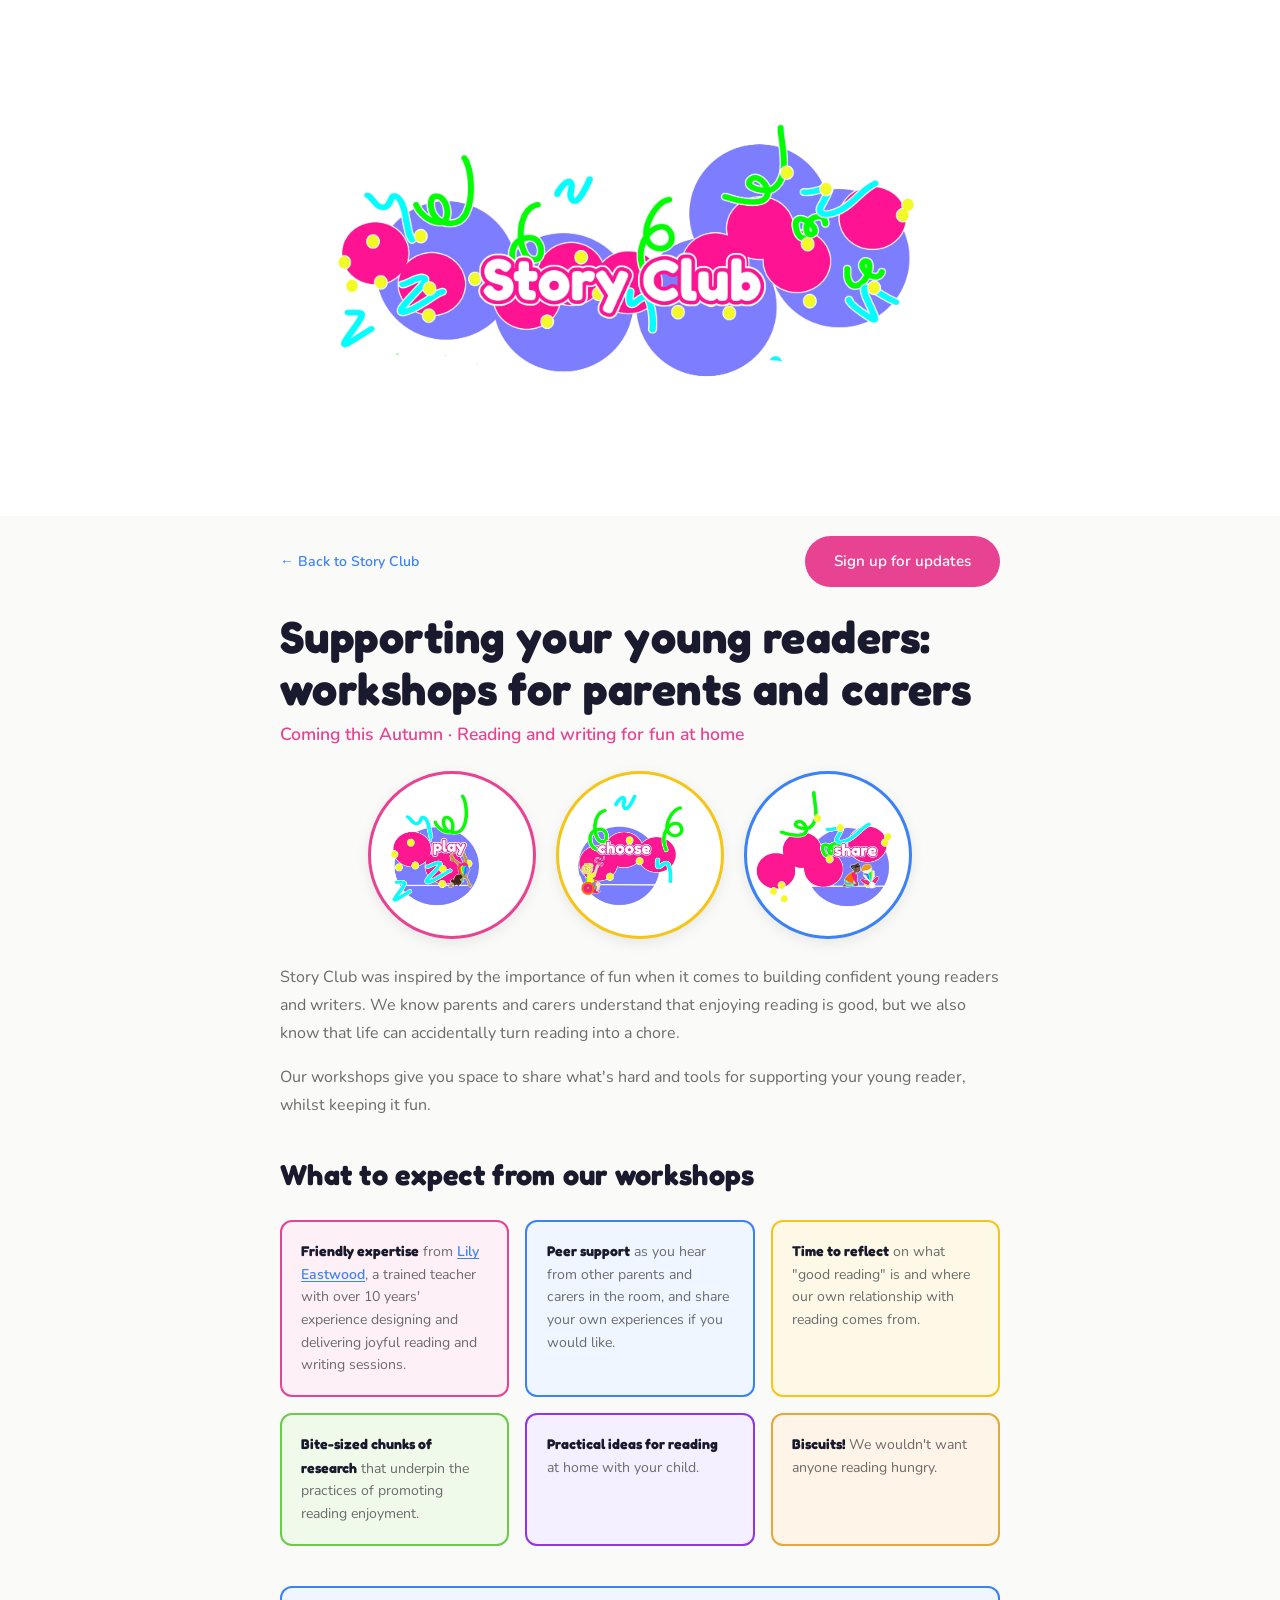
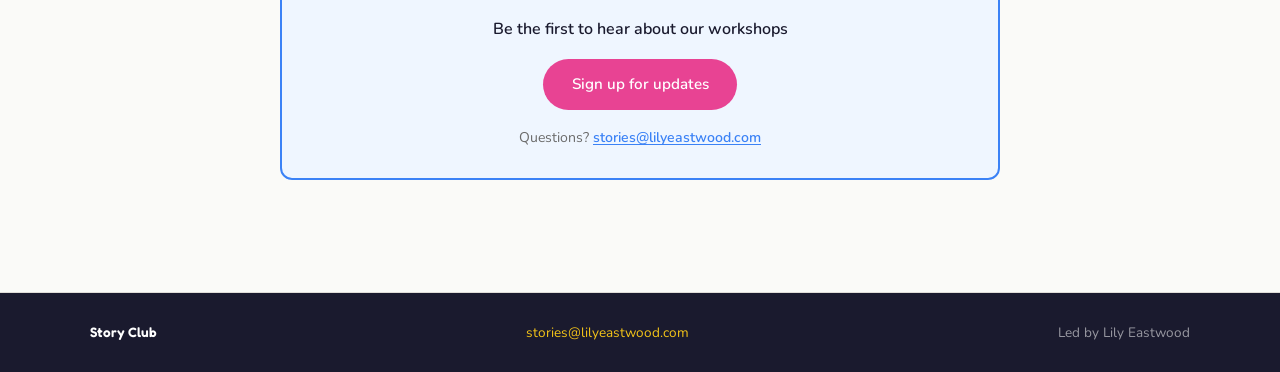
<file: have-fun-reading/index.html>
<!DOCTYPE html>
<html lang="en">
<head>
  <meta charset="UTF-8">
  <meta name="viewport" content="width=device-width, initial-scale=1.0">
  <title>Parent and carer workshops — Story Club</title>
  <meta name="description" content="Workshops for parents and carers supporting primary school readers at home. Coming this Autumn.">
  <link rel="canonical" href="https://lilyeastwood.com/story-club/parent-carer-workshops/">
  <meta http-equiv="refresh" content="0; url=../story-club/parent-carer-workshops/">
  <link rel="preconnect" href="https://fonts.googleapis.com">
  <link rel="preconnect" href="https://fonts.gstatic.com" crossorigin>
  <link href="https://fonts.googleapis.com/css2?family=Fredoka:wght@500;600;700&family=Nunito:ital,wght@0,400;0,500;0,600;0,700;1,400;1,600&display=swap" rel="stylesheet">
  <link rel="stylesheet" href="../css/style.css">
  <script>location.replace('../story-club/parent-carer-workshops/');</script>
</head>
<body class="story-club">
  <main>
    <section class="sc-have-fun">
      <div class="sc-have-fun-inner">
        <p class="sc-have-fun-intro">This page has moved.</p>
        <p><a href="../story-club/parent-carer-workshops/" class="sc-btn sc-btn--purple">Go to parent and carer workshops</a></p>
      </div>
    </section>
  </main>
</body>
</html>
</file>
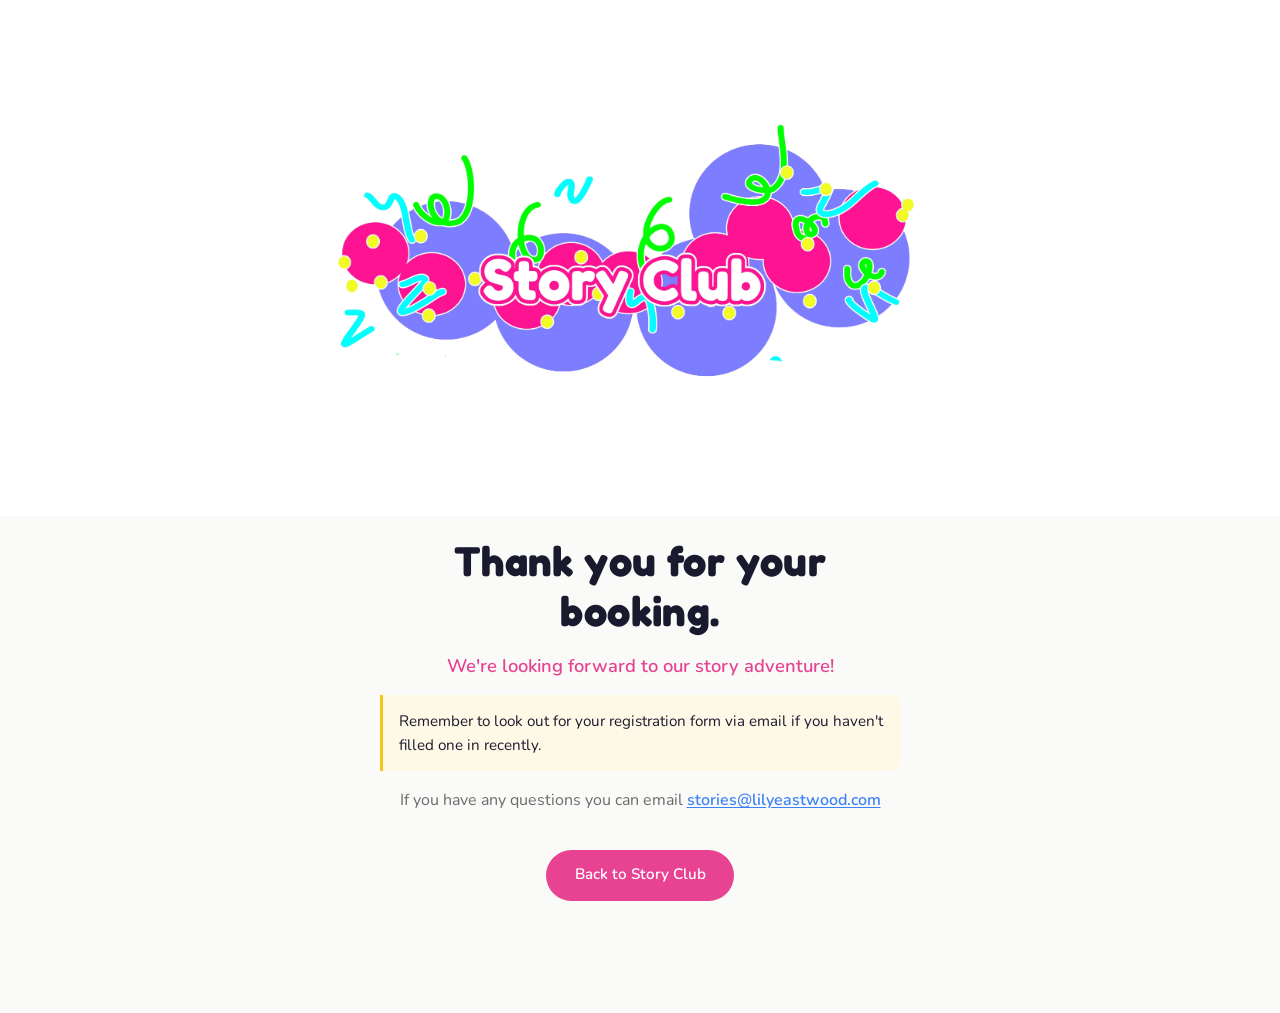
<file: story-club-booking-confirmation/index.html>
<!DOCTYPE html>
<html lang="en">
<head>
  <meta charset="UTF-8">
  <meta name="viewport" content="width=device-width, initial-scale=1.0">
  <title>Booking confirmed — Story Club</title>
  <meta name="robots" content="noindex">
  <link rel="preconnect" href="https://fonts.googleapis.com">
  <link rel="preconnect" href="https://fonts.gstatic.com" crossorigin>
  <link href="https://fonts.googleapis.com/css2?family=Fredoka:wght@500;600;700&family=Nunito:ital,wght@0,400;0,500;0,600;0,700;1,400;1,600&display=swap" rel="stylesheet">
  <link rel="stylesheet" href="../css/style.css">
</head>
<body class="story-club">

  <main>

    <section class="sc-banner">
      <img src="../assets/images/storyclubbanner.jpg" alt="Story Club" width="1403" height="992">
    </section>

    <section class="sc-confirm">
      <div class="sc-confirm-inner">
        <h1>Thank you for your booking.</h1>
        <p class="sc-confirm-lead">We're looking forward to our story adventure!</p>
        <p class="sc-confirm-reminder">Remember to look out for your registration form via email if you haven't filled one in recently.</p>
        <p class="sc-confirm-note">If you have any questions you can email <a href="mailto:stories@lilyeastwood.com">stories@lilyeastwood.com</a></p>
        <a href="../story-club/" class="sc-btn sc-btn--purple">Back to Story Club</a>
      </div>
    </section>

  </main>

</body>
</html>
</file>
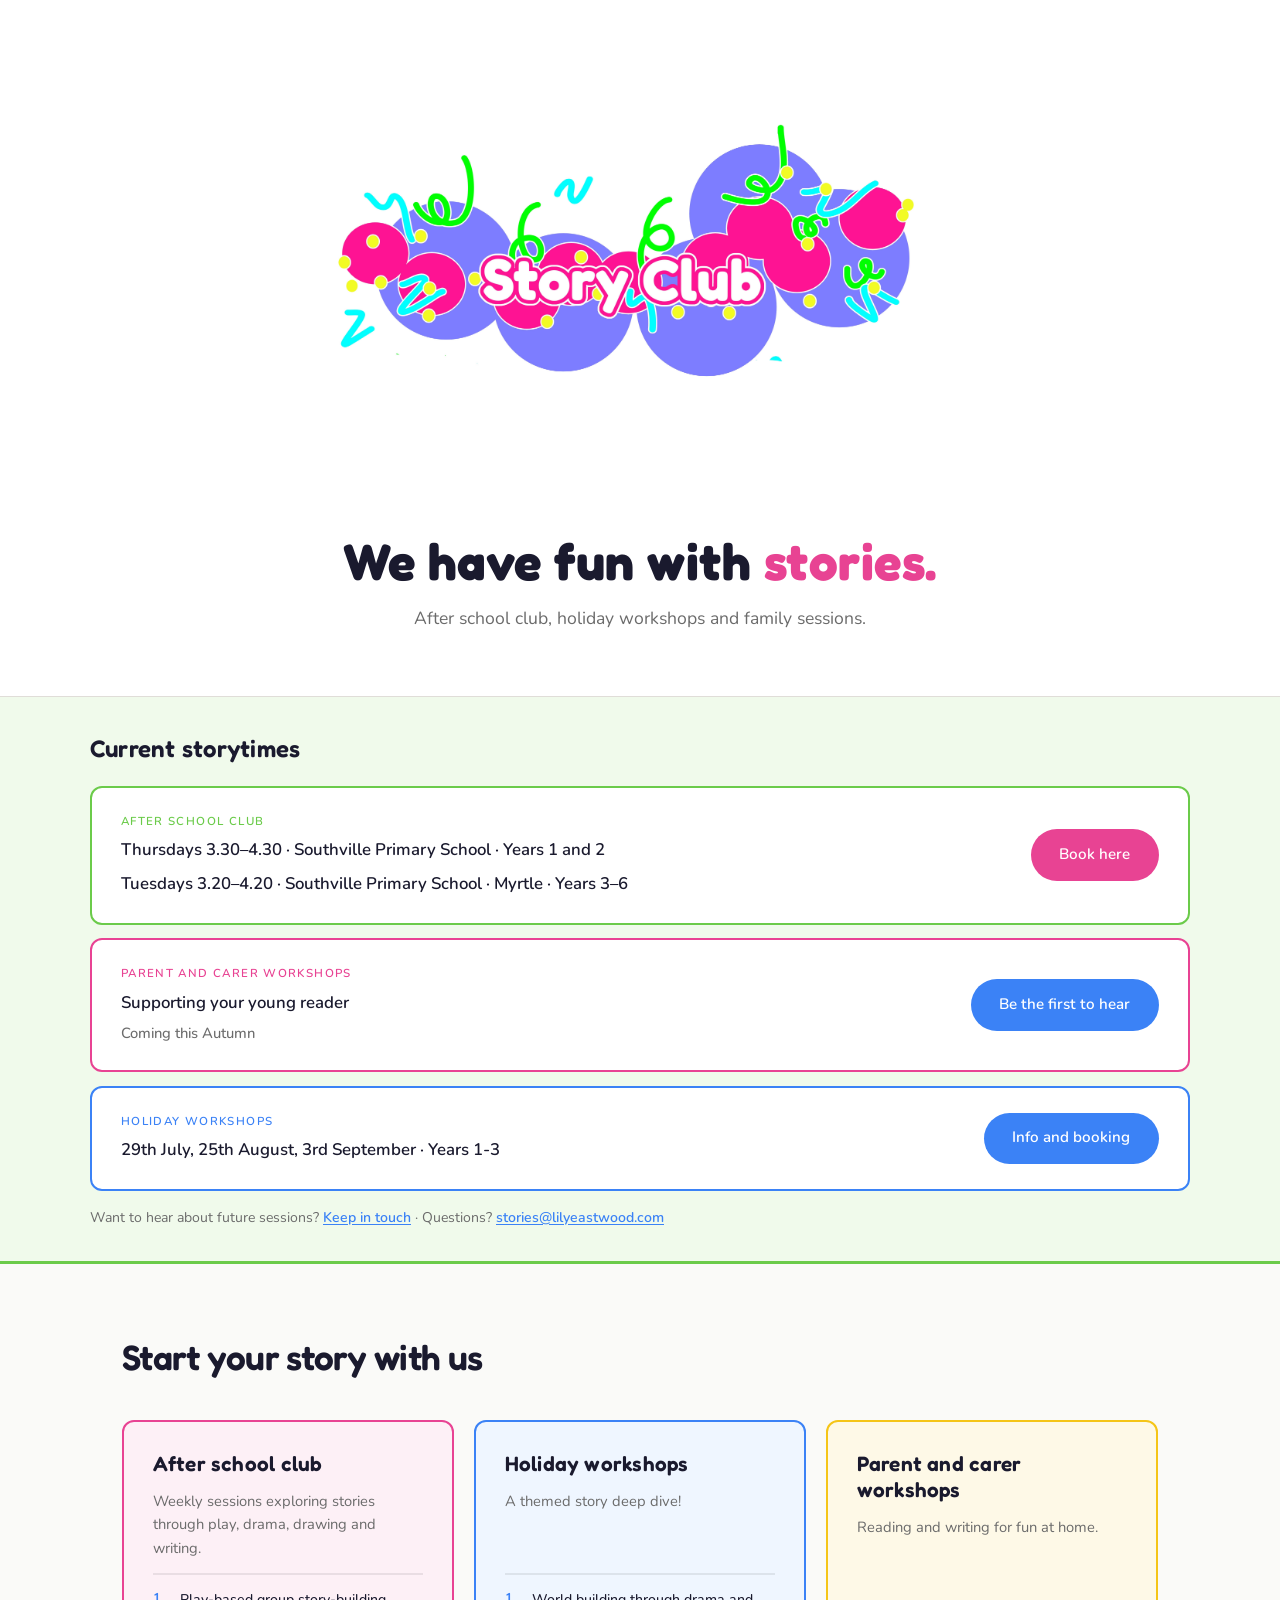
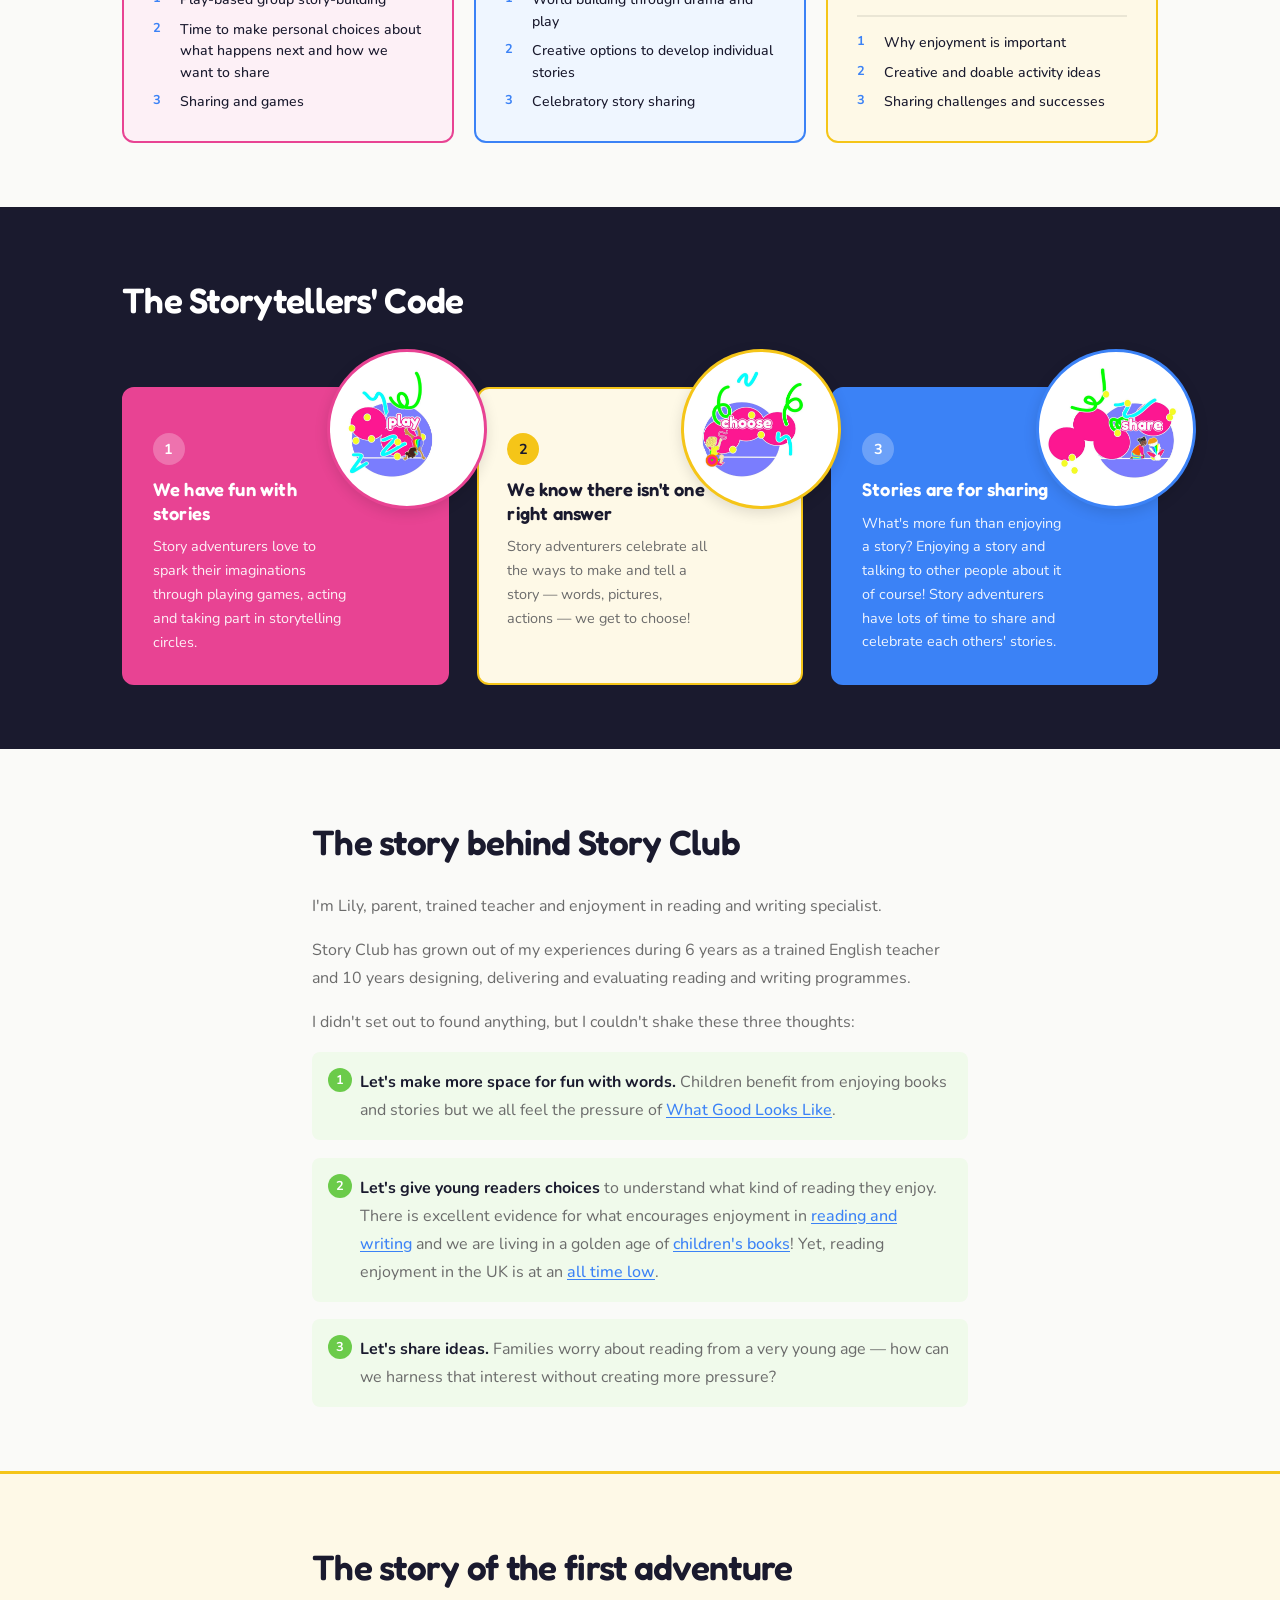
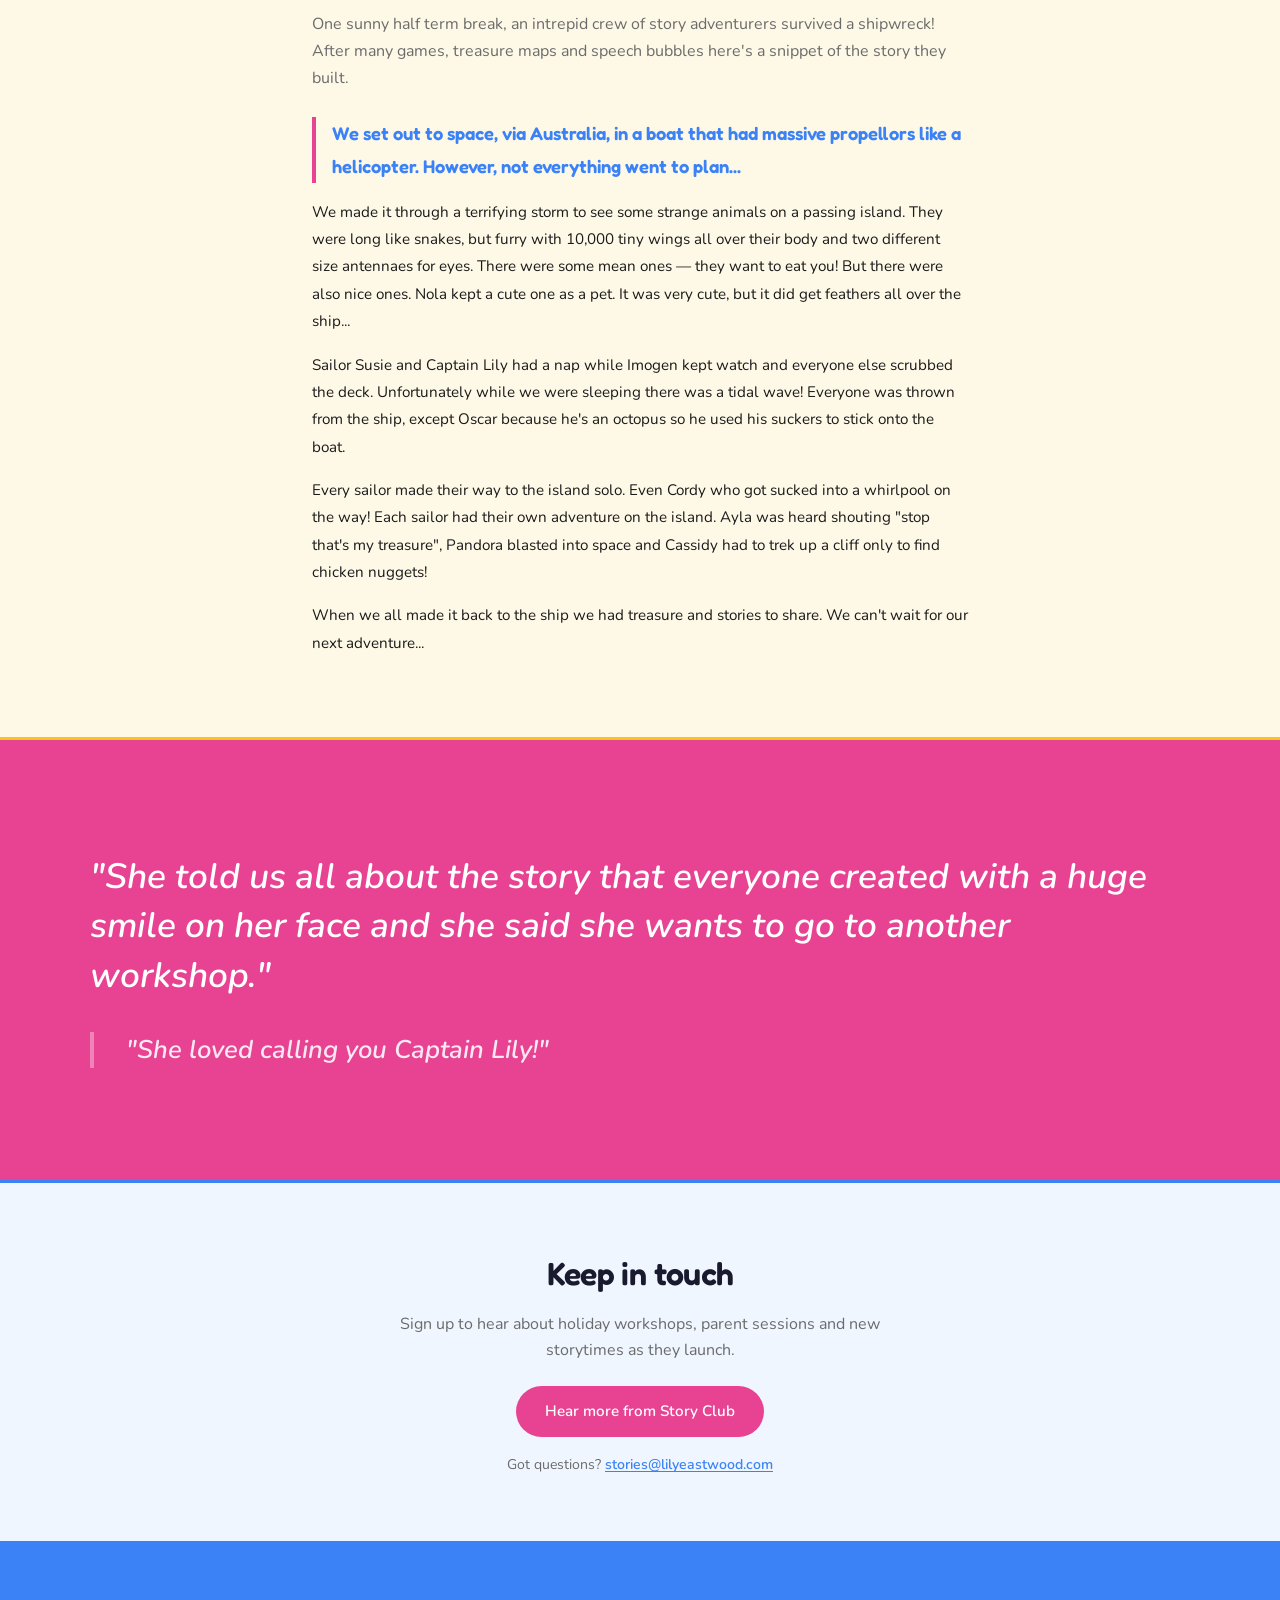
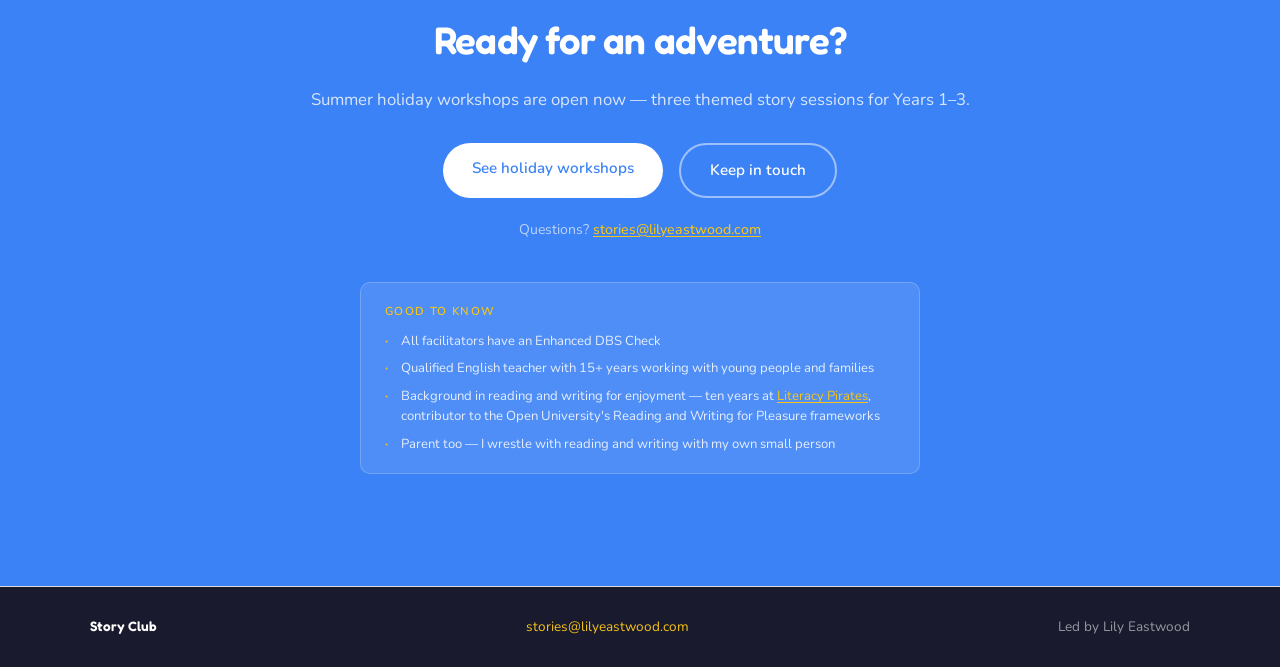
<file: story-club/index.html>
<!DOCTYPE html>
<html lang="en">
<head>
  <meta charset="UTF-8">
  <meta name="viewport" content="width=device-width, initial-scale=1.0">
  <title>Story Club — We have fun with stories</title>
  <meta name="description" content="After school club, holiday workshops and family sessions exploring stories through play, drama, drawing and writing.">
  <link rel="preconnect" href="https://fonts.googleapis.com">
  <link rel="preconnect" href="https://fonts.gstatic.com" crossorigin>
  <link href="https://fonts.googleapis.com/css2?family=Fredoka:wght@500;600;700&family=Nunito:ital,wght@0,400;0,500;0,600;0,700;1,400;1,600&display=swap" rel="stylesheet">
  <link rel="stylesheet" href="../css/style.css">
</head>
<body class="story-club">

  <main>

    <section class="sc-banner">
      <img src="../assets/images/storyclubbanner.jpg" alt="Story Club" width="1403" height="992">
    </section>

    <section class="sc-hero">
      <div class="sc-hero-inner">
        <h1>We have fun with <em>stories.</em></h1>
        <p class="sc-hero-sub">After school club, holiday workshops and family sessions.</p>
      </div>
    </section>

    <section class="sc-booking">
      <div class="sc-booking-inner">
        <h2>Current storytimes</h2>
        <div class="sc-booking-cards">

          <div class="sc-booking-card">
            <div class="sc-booking-card-main">
              <p class="sc-booking-label">After school club</p>
              <p class="sc-booking-detail">Thursdays 3.30–4.30 · Southville Primary School · Years 1 and 2</p>
              <p class="sc-booking-detail">Tuesdays 3.20–4.20 · Southville Primary School · Myrtle · Years 3–6</p>
            </div>
            <a href="https://square.link/u/eC2wbj77" class="sc-btn sc-btn--coral" target="_blank" rel="noopener">Book here</a>
          </div>

          <div class="sc-booking-card sc-booking-card--pink">
            <div class="sc-booking-card-main">
              <p class="sc-booking-label">Parent and carer workshops</p>
              <p class="sc-booking-detail">Supporting your young reader</p>
              <p class="sc-booking-meta">Coming this Autumn</p>
            </div>
            <a href="https://docs.google.com/forms/d/e/1FAIpQLSdNmV88KQmFqmgbulk3OsXt_nSj_VQm5tncLegwr3aEcNkyBg/viewform?usp=header" class="sc-btn sc-btn--blue" target="_blank" rel="noopener">Be the first to hear</a>
          </div>

          <div class="sc-booking-card sc-booking-card--blue">
            <div class="sc-booking-card-main">
              <p class="sc-booking-label">Holiday workshops</p>
              <p class="sc-booking-detail">29th July, 25th August, 3rd September · Years 1-3</p>
            </div>
            <a href="holiday-workshops/" class="sc-btn sc-btn--blue">Info and booking</a>
          </div>

        </div>
        <p class="sc-booking-note">Want to hear about future sessions? <a href="https://docs.google.com/forms/d/e/1FAIpQLSdNmV88KQmFqmgbulk3OsXt_nSj_VQm5tncLegwr3aEcNkyBg/viewform?usp=header" target="_blank" rel="noopener">Keep in touch</a> · Questions? <a href="mailto:stories@lilyeastwood.com">stories@lilyeastwood.com</a></p>
      </div>
    </section>

    <section class="sc-offerings">
      <div class="sc-section-inner">
        <h2>Start your story with us</h2>
        <div class="sc-offering-grid">

          <a href="https://square.link/u/eC2wbj77" class="sc-offering-card sc-offering-card--coral" target="_blank" rel="noopener">
            <h3>After school club</h3>
            <p class="sc-offering-intro">Weekly sessions exploring stories through play, drama, drawing and writing.</p>
            <ol class="sc-offering-list">
              <li>Play-based group story-building</li>
              <li>Time to make personal choices about what happens next and how we want to share</li>
              <li>Sharing and games</li>
            </ol>
          </a>

          <a href="holiday-workshops/" class="sc-offering-card sc-offering-card--teal">
            <h3>Holiday workshops</h3>
            <p class="sc-offering-intro">A themed story deep dive!</p>
            <ol class="sc-offering-list">
              <li>World building through drama and play</li>
              <li>Creative options to develop individual stories</li>
              <li>Celebratory story sharing</li>
            </ol>
          </a>

          <a href="parent-carer-workshops/" class="sc-offering-card sc-offering-card--sun">
            <h3>Parent and carer workshops</h3>
            <p class="sc-offering-intro">Reading and writing for fun at home.</p>
            <ol class="sc-offering-list">
              <li>Why enjoyment is important</li>
              <li>Creative and doable activity ideas</li>
              <li>Sharing challenges and successes</li>
            </ol>
          </a>

        </div>
      </div>
    </section>

    <section class="sc-code">
      <div class="sc-section-inner">
        <h2>The Storytellers' Code</h2>
        <div class="sc-code-grid">
          <div class="sc-code-item sc-code-item--coral">
            <div class="sc-code-icon-bubble">
              <span class="sc-story-sprite sc-story-sprite--play" role="img" aria-label="Play"></span>
            </div>
            <span class="sc-code-num" aria-hidden="true">1</span>
            <h3>We have fun with stories</h3>
            <p>Story adventurers love to spark their imaginations through playing games, acting and taking part in storytelling circles.</p>
          </div>
          <div class="sc-code-item sc-code-item--purple">
            <div class="sc-code-icon-bubble">
              <span class="sc-story-sprite sc-story-sprite--choose" role="img" aria-label="Choose"></span>
            </div>
            <span class="sc-code-num" aria-hidden="true">2</span>
            <h3>We know there isn't one right answer</h3>
            <p>Story adventurers celebrate all the ways to make and tell a story — words, pictures, actions — we get to choose!</p>
          </div>
          <div class="sc-code-item sc-code-item--teal">
            <div class="sc-code-icon-bubble">
              <span class="sc-story-sprite sc-story-sprite--share" role="img" aria-label="Share"></span>
            </div>
            <span class="sc-code-num" aria-hidden="true">3</span>
            <h3>Stories are for sharing</h3>
            <p>What's more fun than enjoying a story? Enjoying a story and talking to other people about it of course! Story adventurers have lots of time to share and celebrate each others' stories.</p>
          </div>
        </div>
      </div>
    </section>

    <section class="sc-about" id="story-behind">
      <div class="sc-about-inner">
        <h2>The story behind Story Club</h2>
        <p>I'm Lily, parent, trained teacher and enjoyment in reading and writing specialist.</p>
        <p>Story Club has grown out of my experiences during 6 years as a trained English teacher and 10 years designing, delivering and evaluating reading and writing programmes.</p>
        <p>I didn't set out to found anything, but I couldn't shake these three thoughts:</p>
        <ol class="sc-thoughts">
          <li><strong>Let's make more space for fun with words.</strong> Children benefit from enjoying books and stories but we all feel the pressure of <a href="https://www.facebook.com/LiteracyPirates/videos/at-the-literacy-pirates-we-know-that-children-who-enjoy-reading-read-more-and-re/788185143199532/" target="_blank" rel="noopener">What Good Looks Like</a>.</li>
          <li><strong>Let's give young readers choices</strong> to understand what kind of reading they enjoy. There is excellent evidence for what encourages enjoyment in <a href="https://ourfp.org/reading-for-pleasure-pedagogy/" target="_blank" rel="noopener">reading and writing</a> and we are living in a golden age of <a href="https://ourfp.org/top_texts/top-texts-for-april-2/" target="_blank" rel="noopener">children's books</a>! Yet, reading enjoyment in the UK is at an <a href="https://literacytrust.org.uk/research-services/annual-literacy-survey/" target="_blank" rel="noopener">all time low</a>.</li>
          <li><strong>Let's share ideas.</strong> Families worry about reading from a very young age — how can we harness that interest without creating more pressure?</li>
        </ol>
      </div>
    </section>

    <section class="sc-adventure">
      <div class="sc-adventure-inner">
        <h2>The story of the first adventure</h2>
        <p class="sc-adventure-intro">One sunny half term break, an intrepid crew of story adventurers survived a shipwreck! After many games, treasure maps and speech bubbles here's a snippet of the story they built.</p>
        <div class="sc-story">
          <p class="sc-story-lead">We set out to space, via Australia, in a boat that had massive propellors like a helicopter. However, not everything went to plan...</p>
          <p>We made it through a terrifying storm to see some strange animals on a passing island. They were long like snakes, but furry with 10,000 tiny wings all over their body and two different size antennaes for eyes. There were some mean ones — they want to eat you! But there were also nice ones. Nola kept a cute one as a pet. It was very cute, but it did get feathers all over the ship...</p>
          <p>Sailor Susie and Captain Lily had a nap while Imogen kept watch and everyone else scrubbed the deck. Unfortunately while we were sleeping there was a tidal wave! Everyone was thrown from the ship, except Oscar because he's an octopus so he used his suckers to stick onto the boat.</p>
          <p>Every sailor made their way to the island solo. Even Cordy who got sucked into a whirlpool on the way! Each sailor had their own adventure on the island. Ayla was heard shouting "stop that's my treasure", Pandora blasted into space and Cassidy had to trek up a cliff only to find chicken nuggets!</p>
          <p>When we all made it back to the ship we had treasure and stories to share. We can't wait for our next adventure...</p>
        </div>
      </div>
    </section>

    <section class="sc-quotes" aria-label="What parents say">
      <div class="sc-quotes-inner">
        <blockquote class="sc-quote sc-quote--lead">
          <p>"She told us all about the story that everyone created with a huge smile on her face and she said she wants to go to another workshop."</p>
        </blockquote>
        <blockquote class="sc-quote">
          <p>"She loved calling you Captain Lily!"</p>
        </blockquote>
      </div>
    </section>

    <section class="sc-keep-in-touch">
      <div class="sc-keep-in-touch-inner">
        <h2>Keep in touch</h2>
        <p>Sign up to hear about holiday workshops, parent sessions and new storytimes as they launch.</p>
        <a href="https://docs.google.com/forms/d/e/1FAIpQLSdNmV88KQmFqmgbulk3OsXt_nSj_VQm5tncLegwr3aEcNkyBg/viewform?usp=header" class="sc-btn sc-btn--purple" target="_blank" rel="noopener">Hear more from Story Club</a>
        <p class="sc-keep-email">Got questions? <a href="mailto:stories@lilyeastwood.com">stories@lilyeastwood.com</a></p>
      </div>
    </section>

    <section class="sc-cta">
      <div class="sc-cta-inner">
        <h2>Ready for an adventure?</h2>
        <p>Summer holiday workshops are open now — three themed story sessions for Years 1–3.</p>
        <div class="sc-cta-actions">
          <a href="holiday-workshops/" class="sc-btn sc-btn--white">See holiday workshops</a>
          <a href="https://docs.google.com/forms/d/e/1FAIpQLSdNmV88KQmFqmgbulk3OsXt_nSj_VQm5tncLegwr3aEcNkyBg/viewform?usp=header" class="sc-btn sc-btn--outline" target="_blank" rel="noopener">Keep in touch</a>
        </div>
        <p class="sc-cta-email">Questions? <a href="mailto:stories@lilyeastwood.com">stories@lilyeastwood.com</a></p>
        <aside class="sc-good-to-know">
          <p class="sc-good-to-know-label">Good to know</p>
          <ul>
            <li>All facilitators have an Enhanced DBS Check</li>
            <li>Qualified English teacher with 15+ years working with young people and families</li>
            <li>Background in reading and writing for enjoyment — ten years at <a href="http://www.literacypirates.org/" target="_blank" rel="noopener">Literacy Pirates</a>, contributor to the Open University's Reading and Writing for Pleasure frameworks</li>
            <li>Parent too — I wrestle with reading and writing with my own small person</li>
          </ul>
        </aside>
      </div>
    </section>

  </main>

  <footer class="sc-footer">
    <div class="sc-footer-inner">
      <span class="sc-footer-name">Story Club</span>
      <a href="mailto:stories@lilyeastwood.com">stories@lilyeastwood.com</a>
      <span>Led by Lily Eastwood</span>
    </div>
  </footer>

</body>
</html>
</file>
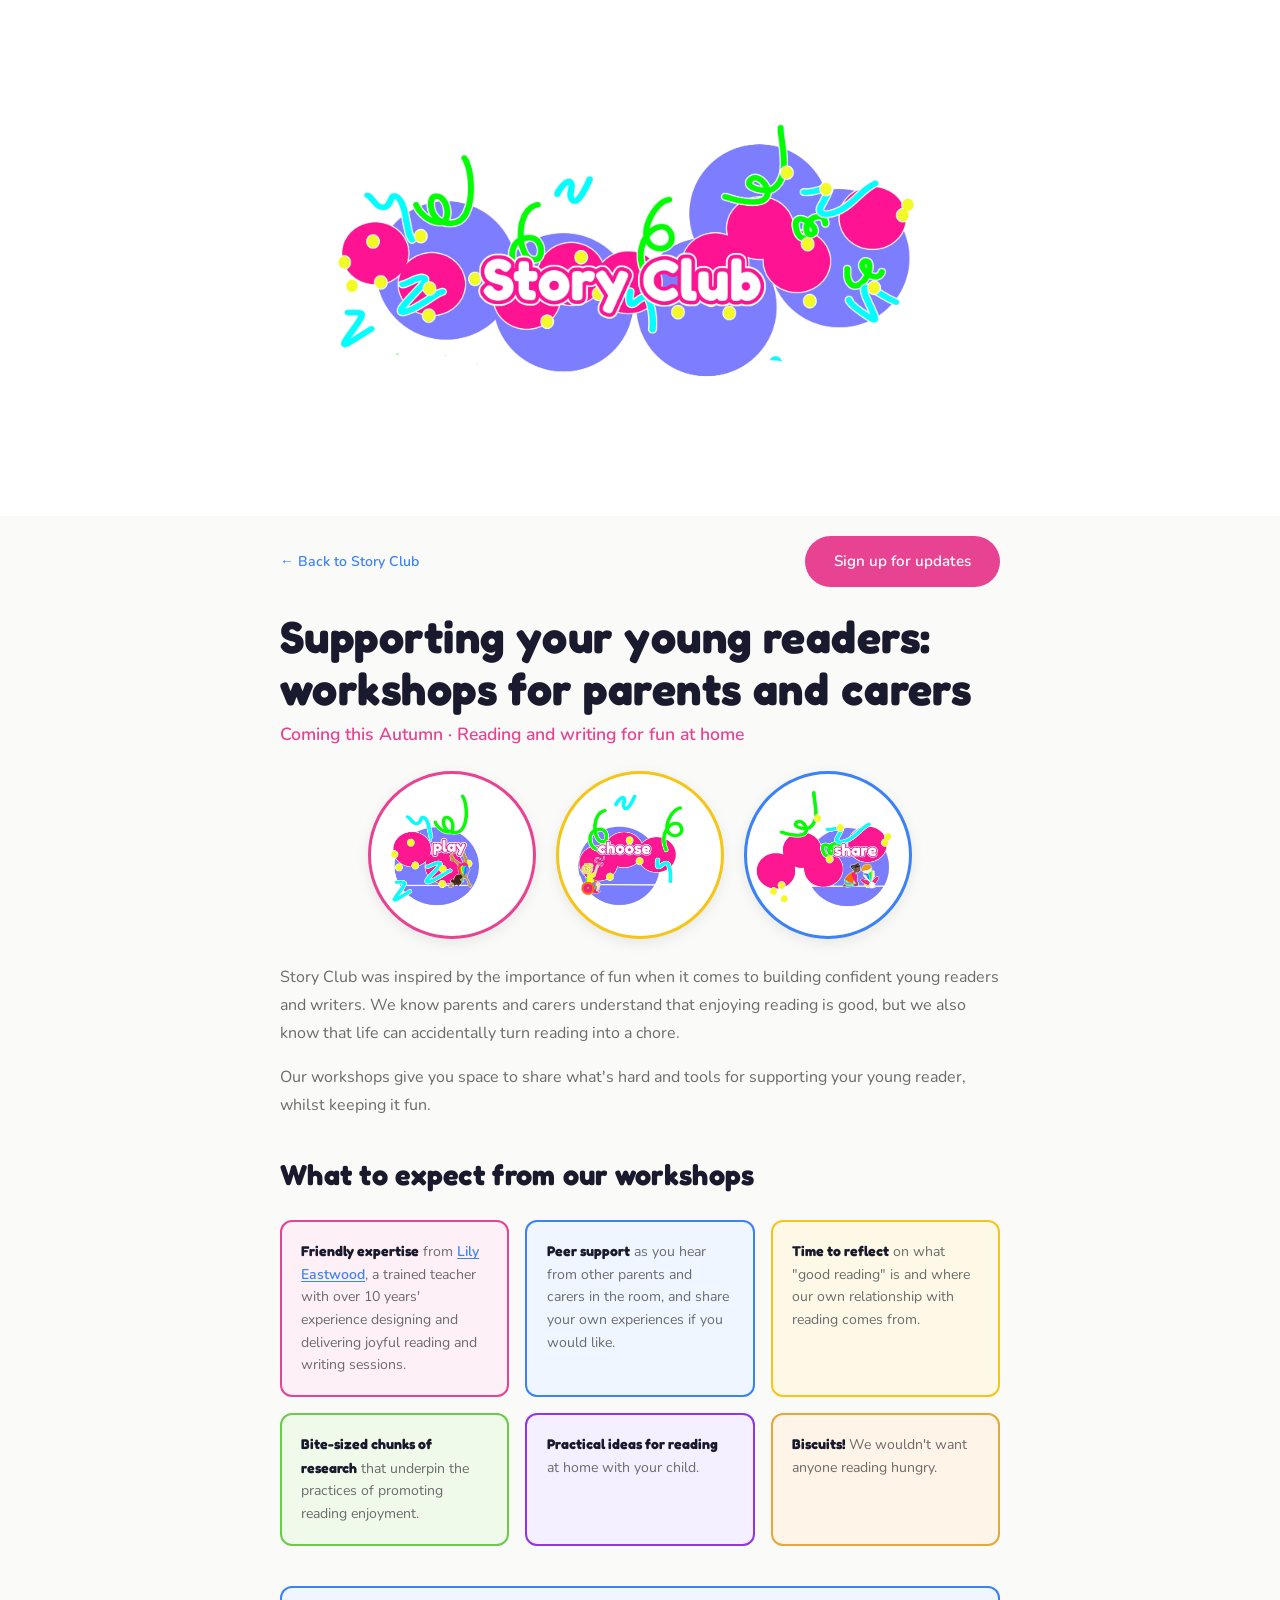
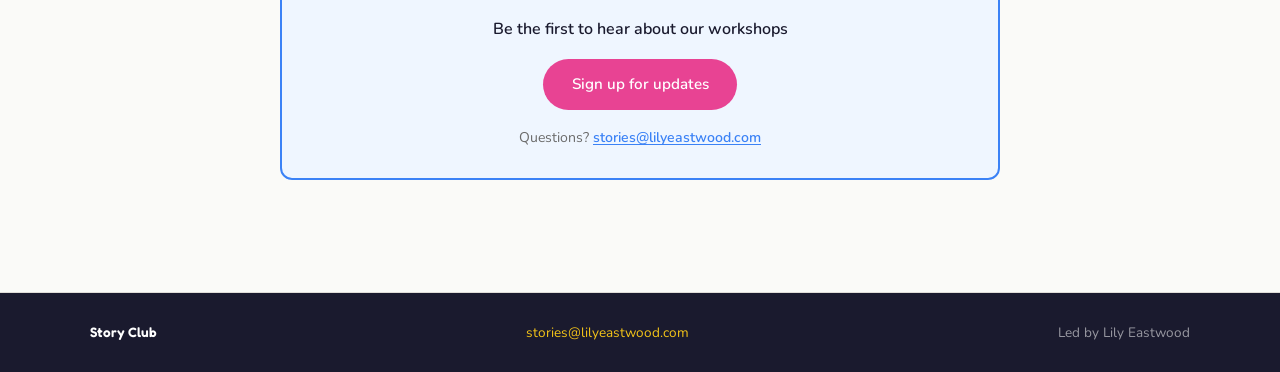
<file: story-club/parent-carer-workshops/index.html>
<!DOCTYPE html>
<html lang="en">
<head>
  <meta charset="UTF-8">
  <meta name="viewport" content="width=device-width, initial-scale=1.0">
  <title>Parent and carer workshops — Story Club</title>
  <meta name="description" content="Workshops for parents and carers supporting primary school readers at home. Coming this Autumn.">
  <link rel="canonical" href="https://lilyeastwood.com/story-club/parent-carer-workshops/">
  <link rel="preconnect" href="https://fonts.googleapis.com">
  <link rel="preconnect" href="https://fonts.gstatic.com" crossorigin>
  <link href="https://fonts.googleapis.com/css2?family=Fredoka:wght@500;600;700&family=Nunito:ital,wght@0,400;0,500;0,600;0,700;1,400;1,600&display=swap" rel="stylesheet">
  <link rel="stylesheet" href="../../css/style.css">
</head>
<body class="story-club">

  <main>

    <section class="sc-banner">
      <img src="../../assets/images/storyclubbanner.jpg" alt="Story Club" width="1403" height="992">
    </section>

    <section class="sc-have-fun">
      <div class="sc-have-fun-inner">
        <div class="sc-have-fun-top">
          <a href="../" class="sc-back-link">← Back to Story Club</a>
          <a href="https://docs.google.com/forms/d/e/1FAIpQLSdNmV88KQmFqmgbulk3OsXt_nSj_VQm5tncLegwr3aEcNkyBg/viewform?usp=header" class="sc-btn sc-btn--coral" target="_blank" rel="noopener">Sign up for updates</a>
        </div>

        <h1>Supporting your young readers: workshops for parents and carers</h1>
        <p class="sc-have-fun-sub">Coming this Autumn · Reading and writing for fun at home</p>

        <div class="sc-pcs-icons" aria-hidden="true">
          <div class="sc-pcs-bubble sc-pcs-bubble--pink">
            <span class="sc-story-sprite sc-story-sprite--play"></span>
          </div>
          <div class="sc-pcs-bubble sc-pcs-bubble--yellow">
            <span class="sc-story-sprite sc-story-sprite--choose"></span>
          </div>
          <div class="sc-pcs-bubble sc-pcs-bubble--blue">
            <span class="sc-story-sprite sc-story-sprite--share"></span>
          </div>
        </div>

        <p class="sc-have-fun-intro">Story Club was inspired by the importance of fun when it comes to building confident young readers and writers. We know parents and carers understand that enjoying reading is good, but we also know that life can accidentally turn reading into a chore.</p>
        <p class="sc-have-fun-intro">Our workshops give you space to share what's hard and tools for supporting your young reader, whilst keeping it fun.</p>

        <h2>What to expect from our workshops</h2>
        <div class="sc-expect-grid">

          <article class="sc-expect-card sc-expect-card--pink">
            <p><strong>Friendly expertise</strong> from <a href="../#story-behind">Lily Eastwood</a>, a trained teacher with over 10 years' experience designing and delivering joyful reading and writing sessions.</p>
          </article>

          <article class="sc-expect-card sc-expect-card--blue">
            <p><strong>Peer support</strong> as you hear from other parents and carers in the room, and share your own experiences if you would like.</p>
          </article>

          <article class="sc-expect-card sc-expect-card--yellow">
            <p><strong>Time to reflect</strong> on what "good reading" is and where our own relationship with reading comes from.</p>
          </article>

          <article class="sc-expect-card sc-expect-card--green">
            <p><strong>Bite-sized chunks of research</strong> that underpin the practices of promoting reading enjoyment.</p>
          </article>

          <article class="sc-expect-card sc-expect-card--purple">
            <p><strong>Practical ideas for reading</strong> at home with your child.</p>
          </article>

          <article class="sc-expect-card sc-expect-card--biscuits">
            <p><strong>Biscuits!</strong> We wouldn't want anyone reading hungry.</p>
          </article>

        </div>

        <div class="sc-have-fun-book-bottom">
          <p>Be the first to hear about our workshops</p>
          <a href="https://docs.google.com/forms/d/e/1FAIpQLSdNmV88KQmFqmgbulk3OsXt_nSj_VQm5tncLegwr3aEcNkyBg/viewform?usp=header" class="sc-btn sc-btn--purple" target="_blank" rel="noopener">Sign up for updates</a>
          <p class="sc-have-fun-contact">Questions? <a href="mailto:stories@lilyeastwood.com">stories@lilyeastwood.com</a></p>
        </div>
      </div>
    </section>

  </main>

  <footer class="sc-footer">
    <div class="sc-footer-inner">
      <span class="sc-footer-name">Story Club</span>
      <a href="mailto:stories@lilyeastwood.com">stories@lilyeastwood.com</a>
      <span>Led by Lily Eastwood</span>
    </div>
  </footer>

</body>
</html>
</file>
<file: css/style.css>
/* ============================================================
   LILY EASTWOOD — lilyeastwood.com
   Palette: warm white, ink, aubergine + chartreuse pop
   Type: Playfair Display (headings) + DM Sans (body)
   ============================================================ */

   :root {
    --bg:           #FAFAF8;
    --bg-alt:       #F2F0EB;
    --text:         #1A1A1A;
    --text-muted:   #6B6B6B;
    --aubergine:    #8B3A8B;
    --aubergine-lt: #F5EAF5;
    --chartreuse:   #7AB317;
    --chartreuse-lt:#F2F7E6;
    --border:       #E0DDD8;
    --white:        #FFFFFF;
  
    --font-head: 'Playfair Display', Georgia, serif;
    --font-body: 'DM Sans', sans-serif;
  
    --max-w:    1100px;
    --space-sm: 1rem;
    --space-md: 2rem;
    --space-lg: 4rem;
    --space-xl: 7rem;
  }
  
  /* ── Reset ── */
  *, *::before, *::after { box-sizing: border-box; margin: 0; padding: 0; }
  html { scroll-behavior: smooth; }
  body {
    background: var(--bg);
    color: var(--text);
    font-family: var(--font-body);
    font-size: 1rem;
    line-height: 1.7;
    -webkit-font-smoothing: antialiased;
  }
  a { color: inherit; text-decoration: none; }
  img { display: block; max-width: 100%; }
  
  /* ── Nav ── */
  nav {
    display: flex;
    align-items: center;
    justify-content: space-between;
    padding: 1.5rem var(--space-md);
    max-width: var(--max-w);
    margin: 0 auto;
    border-bottom: 1px solid var(--border);
  }
  .nav-logo {
    font-family: var(--font-head);
    font-weight: 400;
    font-size: 1.1rem;
    letter-spacing: -0.01em;
  }
  nav ul {
    display: flex;
    gap: 2rem;
    list-style: none;
    align-items: center;
  }
  nav ul a {
    font-size: 0.9rem;
    color: var(--text-muted);
    transition: color 0.2s;
  }
  nav ul a:hover { color: var(--aubergine); }
  .nav-cta {
    display: inline-flex;
    align-items: center;
    color: var(--white) !important;
    background: var(--chartreuse);
    padding: 0.5rem 1.1rem;
    border-radius: 100px;
    font-size: 0.85rem !important;
    font-weight: 500;
    white-space: nowrap;
    transition: opacity 0.2s !important;
  }
  .nav-cta:hover { opacity: 0.85; }
  
  /* ── Hero ── */
  .hero {
    max-width: var(--max-w);
    margin: 0 auto;
    padding: var(--space-xl) var(--space-md);
    display: grid;
    grid-template-columns: 1fr 280px;
    gap: var(--space-lg);
    align-items: center;
  }
  .hero-eyebrow {
    font-size: 0.8rem;
    text-transform: uppercase;
    letter-spacing: 0.12em;
    color: var(--aubergine);
    font-weight: 500;
    margin-bottom: 1.2rem;
  }
  .hero h1 {
    font-family: var(--font-head);
    font-size: clamp(2.4rem, 5vw, 3.8rem);
    font-weight: 400;
    line-height: 1.15;
    letter-spacing: -0.02em;
    margin-bottom: 1.5rem;
  }
  .hero h1 em {
    font-style: italic;
    color: var(--chartreuse);
  }
  .hero-sub {
    font-size: 1.1rem;
    color: var(--text-muted);
    max-width: 520px;
    margin-bottom: 2.5rem;
    line-height: 1.7;
  }
  .hero-actions {
    display: flex;
    gap: 1rem;
    flex-wrap: wrap;
  }
  
  /* accent block — decorative */
  .accent-block {
    width: 220px;
    height: 280px;
    background: var(--aubergine-lt);
    border-radius: 4px 120px 4px 4px;
    position: relative;
  }
  .accent-block::after {
    content: '';
    position: absolute;
    bottom: -16px;
    right: -16px;
    width: 80px;
    height: 80px;
    background: var(--chartreuse);
    border-radius: 50%;
    opacity: 0.25;
  }
  
  /* ── Buttons ── */
  .btn-primary {
    display: inline-block;
    background: var(--aubergine);
    color: var(--white);
    padding: 0.75rem 1.6rem;
    border-radius: 100px;
    font-size: 0.9rem;
    font-weight: 500;
    transition: opacity 0.2s;
  }
  .btn-primary:hover { opacity: 0.85; }
  
  .btn-secondary {
    display: inline-block;
    color: var(--text);
    padding: 0.75rem 1.6rem;
    border-radius: 100px;
    font-size: 0.9rem;
    font-weight: 400;
    border: 1px solid var(--border);
    transition: border-color 0.2s, color 0.2s;
  }
  .btn-secondary:hover { border-color: var(--aubergine); color: var(--aubergine); }
  
  /* ── Intro strip ── */
  .intro-strip {
    background: var(--bg-alt);
    border-top: 1px solid var(--border);
    border-bottom: 1px solid var(--border);
    padding: 1rem var(--space-md);
  }
  .strip-inner {
    max-width: var(--max-w);
    margin: 0 auto;
    display: flex;
    gap: 1.5rem;
    align-items: center;
    flex-wrap: wrap;
    font-size: 0.85rem;
    color: var(--text-muted);
    font-weight: 400;
    letter-spacing: 0.02em;
  }
  .dot { color: var(--chartreuse); font-weight: 700; }
  
  /* ── Selected work ── */
  .selected-work {
    max-width: var(--max-w);
    margin: 0 auto;
    padding: var(--space-xl) var(--space-md);
  }
  .section-header {
    display: flex;
    align-items: baseline;
    justify-content: space-between;
    margin-bottom: var(--space-md);
    border-bottom: 1px solid var(--border);
    padding-bottom: 1rem;
  }
  .section-header h2 {
    font-family: var(--font-head);
    font-weight: 400;
    font-size: 1.6rem;
    letter-spacing: -0.01em;
  }
  .see-all {
    font-size: 0.85rem;
    color: var(--aubergine);
    font-weight: 500;
    transition: opacity 0.2s;
  }
  .see-all:hover { opacity: 0.7; }
  
  .work-grid {
    display: grid;
    grid-template-columns: repeat(3, 1fr);
    gap: 1.5rem;
  }
  .work-card {
    display: block;
    background: var(--white);
    border: 1px solid var(--border);
    border-radius: 8px;
    padding: 1.8rem;
    transition: border-color 0.2s, transform 0.2s;
    position: relative;
  }
  .work-card:hover {
    border-color: var(--aubergine);
    transform: translateY(-3px);
  }
  .card-tag {
    font-size: 0.72rem;
    text-transform: uppercase;
    letter-spacing: 0.1em;
    color: var(--aubergine);
    font-weight: 500;
    margin-bottom: 0.8rem;
    background: var(--aubergine-lt);
    display: inline-block;
    padding: 2px 8px;
    border-radius: 4px;
  }
  .work-card h3 {
    font-family: var(--font-head);
    font-weight: 400;
    font-size: 1.2rem;
    margin-bottom: 0.8rem;
    line-height: 1.3;
  }
  .work-card p {
    font-size: 0.9rem;
    color: var(--text-muted);
    line-height: 1.6;
  }
  .card-arrow {
    display: inline-block;
    margin-top: 1.2rem;
    color: var(--chartreuse);
    font-size: 1.1rem;
    font-weight: 700;
    transition: transform 0.2s;
  }
  .work-card:hover .card-arrow { transform: translateX(4px); }
  
  /* ── About strip ── */
  .about-strip {
    background: var(--bg-alt);
    border-top: 1px solid var(--border);
    border-bottom: 1px solid var(--border);
  }
  .about-strip-inner {
    max-width: var(--max-w);
    margin: 0 auto;
    padding: var(--space-xl) var(--space-md);
    display: grid;
    grid-template-columns: 1fr 1fr;
    gap: var(--space-lg);
    align-items: center;
  }
  .about-strip-text h2 {
    font-family: var(--font-head);
    font-weight: 400;
    font-size: clamp(1.8rem, 3vw, 2.6rem);
    line-height: 1.2;
    letter-spacing: -0.02em;
    margin-bottom: 1.2rem;
  }
  .about-strip-text h2 em {
    font-style: italic;
    color: var(--chartreuse);
  }
  .about-strip-text p {
    color: var(--text-muted);
    margin-bottom: 2rem;
    font-size: 1rem;
    max-width: 440px;
  }
  .about-strip-stats {
    display: flex;
    flex-direction: column;
    gap: 2rem;
  }
  .stat {
    display: flex;
    flex-direction: column;
    gap: 0.2rem;
    border-left: 2px solid var(--chartreuse);
    padding-left: 1.2rem;
  }
  .stat-num {
    font-family: var(--font-head);
    font-size: 2rem;
    font-weight: 400;
    line-height: 1;
    color: var(--text);
  }
  .stat-label {
    font-size: 0.85rem;
    color: var(--text-muted);
  }
  
  /* ── CTA section ── */
  .cta-section {
    max-width: var(--max-w);
    margin: 0 auto;
    padding: var(--space-xl) var(--space-md);
    text-align: center;
  }
  .cta-section h2 {
    font-family: var(--font-head);
    font-weight: 400;
    font-size: clamp(1.8rem, 3vw, 2.8rem);
    letter-spacing: -0.02em;
    margin-bottom: 1rem;
  }
  .cta-section p {
    color: var(--text-muted);
    max-width: 480px;
    margin: 0 auto 2rem;
  }
  
  /* ── Footer ── */
  footer {
    border-top: 1px solid var(--border);
    padding: 2rem var(--space-md);
  }
  .footer-inner {
    max-width: var(--max-w);
    margin: 0 auto;
    display: flex;
    align-items: center;
    justify-content: space-between;
    font-size: 0.85rem;
    color: var(--text-muted);
    flex-wrap: wrap;
    gap: 1rem;
  }
  .footer-name {
    font-family: var(--font-head);
    font-weight: 400;
    color: var(--text);
  }
  .footer-email a { color: var(--aubergine); }
  .footer-links {
    display: flex;
    gap: 1.5rem;
  }
  .footer-links a:hover { color: var(--chartreuse); }
  
  /* ── Responsive ── */
  @media (max-width: 768px) {
    .hero {
      grid-template-columns: 1fr;
      padding: var(--space-lg) var(--space-sm);
    }
    .hero-accent { display: none; }
    .work-grid { grid-template-columns: 1fr; }
    .about-strip-inner { grid-template-columns: 1fr; }
    nav ul { gap: 1rem; }
    .strip-inner { gap: 0.8rem; }
  }
  
  /* ── Fade-in animation ── */
  @keyframes fadeUp {
    from { opacity: 0; transform: translateY(18px); }
    to   { opacity: 1; transform: translateY(0); }
  }
  .hero-text > * {
    animation: fadeUp 0.6s ease both;
  }
  .hero-eyebrow { animation-delay: 0.05s; }
  .hero h1      { animation-delay: 0.15s; }
  .hero-sub     { animation-delay: 0.25s; }
  .hero-actions { animation-delay: 0.35s; }
  
  /* ── Page hero (inner pages) ── */
  .page-hero {
    max-width: var(--max-w);
    margin: 0 auto;
    padding: var(--space-lg) var(--space-md) var(--space-md);
    border-bottom: 1px solid var(--border);
  }
  .page-hero-inner {
    display: inline-block;
    max-width: 100%;
  }
  .page-hero h1 {
    font-family: var(--font-head);
    font-size: clamp(2rem, 4vw, 3.2rem);
    font-weight: 400;
    line-height: 1.15;
    letter-spacing: -0.02em;
    margin-bottom: 1rem;
  }
  .page-hero h1 em { font-style: italic; color: var(--chartreuse); }
  .page-intro {
    font-size: 1.05rem;
    color: var(--text-muted);
    max-width: 600px;
    line-height: 1.7;
  }
  
  /* ── Services ── */
  .services-section {
    max-width: var(--max-w);
    margin: 0 auto;
    padding: var(--space-lg) var(--space-md);
  }
  .services-section--split { padding-top: var(--space-md); }
  .services-inner { display: flex; flex-direction: column; gap: var(--space-lg); }
  .service-path-grid {
    display: grid;
    grid-template-columns: repeat(2, 1fr);
    gap: 1.5rem;
  }
  .service-path-card {
    display: flex;
    flex-direction: column;
    gap: 1rem;
    background: var(--white);
    border: 1px solid var(--border);
    border-radius: 8px;
    padding: 2rem;
    transition: border-color 0.2s, transform 0.2s;
  }
  .service-path-card:hover {
    border-color: var(--aubergine);
    transform: translateY(-3px);
  }
  .service-path-card h2 {
    font-family: var(--font-head);
    font-weight: 400;
    font-size: 1.6rem;
    line-height: 1.25;
  }
  .service-path-card p {
    color: var(--text-muted);
    font-size: 0.95rem;
  }
  .service-path-list {
    list-style: none;
    display: flex;
    flex-direction: column;
    gap: 0.75rem;
    color: var(--text);
    font-size: 0.95rem;
  }
  .service-path-list li {
    padding-top: 0.75rem;
    border-top: 1px solid var(--border);
  }
  .service-path-link {
    margin-top: auto;
    color: var(--aubergine);
    font-size: 0.9rem;
    font-weight: 500;
  }
  .service-block { display: flex; flex-direction: column; gap: var(--space-md); }
  .service-block-header { max-width: 640px; }
  .service-tag {
    font-size: 0.72rem;
    text-transform: uppercase;
    letter-spacing: 0.1em;
    color: var(--aubergine);
    font-weight: 500;
    background: var(--aubergine-lt);
    display: inline-block;
    padding: 2px 8px;
    border-radius: 4px;
    margin-bottom: 0.8rem;
  }
  .service-block-header h2 {
    font-family: var(--font-head);
    font-weight: 400;
    font-size: 1.5rem;
    margin-bottom: 0.8rem;
    line-height: 1.3;
  }
  .service-block-header p { color: var(--text-muted); font-size: 0.95rem; }
  .service-items {
    display: grid;
    grid-template-columns: repeat(3, 1fr);
    gap: 1.5rem;
  }
  .service-outcomes-kicker {
    font-size: 0.8rem;
    text-transform: uppercase;
    letter-spacing: 0.12em;
    color: var(--text-muted);
    font-weight: 500;
    margin: 0.25rem 0 0.25rem;
  }
  .service-items--outcomes {
    counter-reset: outcome;
  }
  .service-item {
    background: var(--white);
    border: 1px solid var(--border);
    border-radius: 8px;
    padding: 1.5rem;
  }
  .service-items--outcomes .service-item {
    position: relative;
    padding-top: 2.3rem;
  }
  .service-items--outcomes .service-item::before {
    counter-increment: outcome;
    content: "0" counter(outcome);
    position: absolute;
    top: 0.9rem;
    right: 1rem;
    font-size: 0.75rem;
    letter-spacing: 0.12em;
    color: var(--text-muted);
    opacity: 0.55;
  }
  .service-item h3 {
    font-family: var(--font-head);
    font-weight: 400;
    font-size: 1.1rem;
    margin-bottom: 0.6rem;
  }
  .service-item h3 strong { font-weight: 600; }
  .service-item p { font-size: 0.9rem; color: var(--text-muted); line-height: 1.6; }
  .service-cta { padding-top: 0.5rem; }
  
  /* ── PDF capture ── */
  .pdf-capture {
    background: var(--aubergine-lt);
    border: 1px solid rgba(139,58,139,0.15);
    border-radius: 8px;
    padding: 1.5rem;
    max-width: 540px;
  }
  .pdf-capture--wide {
    max-width: 100%;
  }
  .pdf-capture-text { font-size: 0.95rem; margin-bottom: 1rem; font-weight: 500; }
  .pdf-form { display: flex; gap: 0.75rem; flex-wrap: wrap; }
  .pdf-form input {
    flex: 1;
    min-width: 200px;
    padding: 0.65rem 1rem;
    border: 1px solid var(--border);
    border-radius: 100px;
    font-family: var(--font-body);
    font-size: 0.9rem;
    background: var(--white);
    color: var(--text);
  }
  .pdf-form input:focus { outline: none; border-color: var(--aubergine); }
  .pdf-small { font-size: 0.78rem; color: var(--text-muted); margin-top: 0.75rem; }
  
  /* ── Service divider ── */
  .service-divider {
    background: var(--bg-alt);
    border: 1px solid var(--border);
    border-radius: 8px;
    padding: var(--space-md);
  }
  .service-divider-inner { max-width: 560px; }
  .service-divider h2 {
    font-family: var(--font-head);
    font-weight: 400;
    font-size: 1.4rem;
    margin-bottom: 0.8rem;
  }
  .service-divider p { color: var(--text-muted); font-size: 0.95rem; margin-bottom: 1.2rem; line-height: 1.7; }
  .service-next-links {
    margin-top: 1rem;
    padding-top: 0.9rem;
    border-top: 1px solid var(--border);
    display: flex;
    flex-wrap: wrap;
    gap: 0.35rem 0.6rem;
    align-items: baseline;
    font-size: 0.85rem;
    color: var(--text-muted);
  }
  .service-next-links a {
    color: var(--aubergine);
    font-weight: 500;
  }
  .service-next-links a:hover { opacity: 0.7; }
  .service-next-divider { opacity: 0.6; padding: 0 0.15rem; }
  
  /* ── Contact ── */
  .contact-section {
    max-width: var(--max-w);
    margin: 0 auto;
    padding: var(--space-lg) var(--space-md);
  }
  .contact-inner {
    display: grid;
    grid-template-columns: 1fr 280px;
    gap: var(--space-lg);
    align-items: start;
  }
  .form-group { display: flex; flex-direction: column; gap: 0.4rem; margin-bottom: 1.2rem; }
  .form-group label { font-size: 0.85rem; font-weight: 500; color: var(--text); }
  .optional { font-weight: 400; color: var(--text-muted); }
  .form-group input,
  .form-group textarea {
    padding: 0.65rem 1rem;
    border: 1px solid var(--border);
    border-radius: 8px;
    font-family: var(--font-body);
    font-size: 0.95rem;
    background: var(--white);
    color: var(--text);
    transition: border-color 0.2s;
  }
  .form-group input:focus,
  .form-group textarea:focus { outline: none; border-color: var(--aubergine); }
  .form-group textarea { resize: vertical; }
  .contact-aside { display: flex; flex-direction: column; gap: 1.5rem; padding-top: 0.5rem; }
  .contact-detail { display: flex; flex-direction: column; gap: 0.2rem; }
  .contact-detail-label { font-size: 0.75rem; text-transform: uppercase; letter-spacing: 0.1em; color: var(--text-muted); font-weight: 500; }
  .contact-detail a { color: var(--aubergine); font-size: 0.95rem; }
  .contact-detail a:hover { opacity: 0.7; }
  .contact-note { border-top: 1px solid var(--border); padding-top: 1.5rem; }
  .contact-note p { font-size: 0.85rem; color: var(--text-muted); line-height: 1.6; }
  
  /* ── Placeholder pages ── */
  .placeholder-section {
    max-width: var(--max-w);
    margin: 0 auto;
    padding: var(--space-lg) var(--space-md);
  }
  .placeholder-inner {
    display: grid;
    grid-template-columns: repeat(3, 1fr);
    gap: 1.5rem;
  }
  .placeholder-inner--single { grid-template-columns: 1fr; max-width: 480px; }
  .about-inner {
    grid-template-columns: 1fr;
    max-width: 760px;
    margin: 0 auto;
  }
  .placeholder-card {
    background: var(--white);
    border: 1px dashed var(--border);
    border-radius: 8px;
    padding: 1.8rem;
  }
  .placeholder-card--empty { opacity: 0.5; }
  .placeholder-card--full { border-style: solid; }
  .placeholder-card h3 {
    font-family: var(--font-head);
    font-weight: 400;
    font-size: 1.1rem;
    margin: 0.6rem 0;
  }
  .placeholder-card p { font-size: 0.9rem; color: var(--text-muted); line-height: 1.6; }

  .rich-text p { margin: 0 0 1.1rem; }
  .rich-text p:last-of-type { margin-bottom: 0; }
  
  /* ── Responsive additions ── */
  @media (max-width: 768px) {
    .service-path-grid { grid-template-columns: 1fr; }
    .service-items { grid-template-columns: 1fr; }
    .contact-inner { grid-template-columns: 1fr; }
    .placeholder-inner { grid-template-columns: 1fr; }
  }

  /* ── Story Club (standalone page) ── */
  /* Palette drawn from storyclubbanner.jpg */
  .story-club {
    --sc-pink: #E84393;
    --sc-pink-lt: #FDF0F6;
    --sc-blue: #3B82F6;
    --sc-blue-lt: #EFF6FF;
    --sc-yellow: #F5C518;
    --sc-yellow-lt: #FEF9E7;
    --sc-green: #6BCB4A;
    --sc-green-lt: #F0FAEB;
    --sc-purple: #9333EA;
    --sc-purple-lt: #F5F0FF;
    --sc-ink: #1A1A2E;
    --font-head: 'Fredoka', sans-serif;
    --font-body: 'Nunito', sans-serif;
    font-family: var(--font-body);
    /* legacy aliases used in class names */
    --sc-coral: var(--sc-pink);
    --sc-coral-lt: var(--sc-pink-lt);
    --sc-teal: var(--sc-blue);
    --sc-teal-lt: var(--sc-blue-lt);
    --sc-sun: var(--sc-yellow);
    --sc-sun-lt: var(--sc-yellow-lt);
  }
  .story-club h1,
  .story-club h2,
  .story-club h3 {
    letter-spacing: 0.01em;
  }

  .sc-banner {
    background: var(--white);
    padding: var(--space-md) var(--space-md) 0.25rem;
  }
  .sc-banner img {
    width: 100%;
    max-width: var(--max-w);
    height: auto;
    max-height: 480px;
    object-fit: contain;
    margin: 0 auto;
  }

  .sc-hero {
    background: var(--white);
    padding: 1rem var(--space-md) var(--space-lg);
    border-bottom: 1px solid var(--border);
  }
  .sc-hero-inner {
    max-width: var(--max-w);
    margin: 0 auto;
    text-align: center;
  }
  .sc-hero h1 {
    font-family: var(--font-head);
    font-size: clamp(2rem, 4.5vw, 3.2rem);
    font-weight: 700;
    line-height: 1.15;
    letter-spacing: 0.01em;
    margin-bottom: 0.8rem;
    color: var(--sc-ink);
    max-width: 640px;
    margin-left: auto;
    margin-right: auto;
  }
  .sc-hero h1 em {
    font-style: normal;
    color: var(--sc-pink);
  }
  .sc-hero-sub {
    font-size: 1.1rem;
    font-weight: 400;
    color: var(--text-muted);
    max-width: 480px;
    line-height: 1.6;
    margin: 0 auto;
  }

  .sc-booking {
    background: var(--sc-green-lt);
    border-bottom: 3px solid var(--sc-green);
    padding: var(--space-md);
  }
  .sc-booking-inner {
    max-width: var(--max-w);
    margin: 0 auto;
  }
  .sc-booking h2 {
    font-family: var(--font-head);
    font-weight: 600;
    font-size: 1.5rem;
    margin-bottom: 1rem;
    color: var(--sc-ink);
  }
  .sc-booking-card {
    display: flex;
    align-items: center;
    justify-content: space-between;
    gap: 1.5rem;
    flex-wrap: wrap;
    background: var(--white);
    border: 2px solid var(--sc-green);
    border-radius: 12px;
    padding: 1.5rem 1.8rem;
  }
  .sc-booking-cards {
    display: flex;
    flex-direction: column;
    gap: 0.85rem;
    margin-bottom: 1rem;
  }
  .sc-booking-card--pink { border-color: var(--sc-pink); }
  .sc-booking-card--pink .sc-booking-label { color: var(--sc-pink); }
  .sc-booking-card--blue { border-color: var(--sc-blue); }
  .sc-booking-card--blue .sc-booking-label { color: var(--sc-blue); }
  .sc-booking-meta {
    font-size: 0.92rem;
    color: var(--text-muted);
    margin-top: 0.25rem;
    font-weight: 500;
  }
  .sc-booking-label {
    font-size: 0.72rem;
    text-transform: uppercase;
    letter-spacing: 0.12em;
    color: var(--sc-green);
    font-weight: 600;
    margin-bottom: 0.3rem;
  }
  .sc-booking-detail {
    font-size: 1.05rem;
    color: var(--sc-ink);
    font-weight: 600;
  }
  .sc-booking-detail + .sc-booking-detail {
    margin-top: 0.35rem;
  }
  .sc-coming-soon {
    list-style: none;
    display: flex;
    flex-wrap: wrap;
    gap: 0.75rem 1.5rem;
    font-size: 0.9rem;
    color: var(--text-muted);
    margin-bottom: 0.75rem;
  }
  .sc-booking-note {
    font-size: 0.88rem;
    color: var(--text-muted);
    line-height: 1.6;
  }
  .sc-booking-note a {
    color: var(--sc-blue);
    font-weight: 600;
    text-decoration: underline;
    text-underline-offset: 2px;
  }
  .sc-booking-note a:hover { color: var(--sc-pink); }
  .sc-badge {
    display: inline-block;
    font-size: 0.68rem;
    text-transform: uppercase;
    letter-spacing: 0.08em;
    background: var(--sc-yellow-lt);
    color: #92680A;
    padding: 2px 8px;
    border-radius: 100px;
    margin-left: 0.35rem;
    font-weight: 600;
  }

  .sc-btn {
    display: inline-block;
    padding: 0.8rem 1.8rem;
    border-radius: 100px;
    font-size: 0.95rem;
    font-weight: 600;
    white-space: nowrap;
    transition: transform 0.15s, opacity 0.15s;
  }
  .sc-btn:hover { transform: translateY(-2px); opacity: 0.92; }
  .sc-btn--coral {
    background: var(--sc-coral);
    color: var(--white);
  }
  .sc-btn--white {
    background: var(--white);
    color: var(--sc-blue);
  }
  .sc-btn--purple {
    background: var(--sc-pink);
    color: var(--white);
  }
  .sc-btn--blue {
    background: var(--sc-blue);
    color: var(--white);
  }
  .sc-btn--outline {
    background: transparent;
    color: var(--white);
    border: 2px solid rgba(255,255,255,0.5);
  }
  .sc-btn--outline:hover { border-color: var(--white); }

  .sc-section-inner {
    max-width: var(--max-w);
    margin: 0 auto;
    padding: var(--space-lg) var(--space-md);
  }
  .sc-section-inner h2 {
    font-family: var(--font-head);
    font-weight: 600;
    font-size: clamp(1.7rem, 3vw, 2.2rem);
    letter-spacing: -0.02em;
    margin-bottom: var(--space-md);
    color: var(--sc-ink);
  }

  .sc-offering-grid {
    display: grid;
    grid-template-columns: repeat(3, 1fr);
    gap: 1.25rem;
  }
  .sc-offering-card {
    border-radius: 12px;
    padding: 1.8rem;
    display: flex;
    flex-direction: column;
    gap: 0.8rem;
    border: 2px solid transparent;
    text-decoration: none;
    color: inherit;
    transition: transform 0.15s ease, box-shadow 0.15s ease;
  }
  a.sc-offering-card:hover {
    transform: translateY(-2px);
    box-shadow: 0 6px 18px rgba(0,0,0,0.08);
  }
  .sc-offering-card--coral {
    background: var(--sc-pink-lt);
    border-color: var(--sc-pink);
  }
  .sc-offering-card--teal {
    background: var(--sc-blue-lt);
    border-color: var(--sc-blue);
  }
  .sc-offering-card--sun {
    background: var(--sc-yellow-lt);
    border-color: var(--sc-yellow);
  }
  .sc-offering-card--muted { opacity: 0.7; }
  .sc-offering-card h3 {
    font-family: var(--font-head);
    font-weight: 600;
    font-size: 1.3rem;
    line-height: 1.25;
    color: var(--sc-ink);
  }
  .sc-offering-intro {
    font-size: 0.92rem;
    color: var(--text-muted);
    line-height: 1.6;
  }
  .sc-offering-badge {
    font-size: 0.68rem;
    text-transform: uppercase;
    letter-spacing: 0.1em;
    color: #92680A;
    font-weight: 600;
  }
  .sc-offering-list {
    list-style: none;
    counter-reset: offering;
    display: flex;
    flex-direction: column;
    gap: 0.55rem;
    margin-top: auto;
    padding-top: 0.9rem;
    border-top: 2px solid rgba(0,0,0,0.08);
  }
  .sc-offering-list li {
    font-size: 0.88rem;
    color: var(--sc-ink);
    line-height: 1.5;
    padding-left: 1.7rem;
    position: relative;
    font-weight: 500;
  }
  .sc-offering-list li::before {
    counter-increment: offering;
    content: counter(offering);
    position: absolute;
    left: 0;
    top: 0;
    font-size: 0.8rem;
    font-weight: 700;
    color: var(--sc-blue);
  }

  .sc-code {
    background: var(--sc-ink);
  }
  .sc-code .sc-section-inner h2 { color: var(--white); }
  .sc-code-grid {
    display: grid;
    grid-template-columns: repeat(3, 1fr);
    gap: 1.75rem;
    padding-top: 1.5rem;
  }
  .sc-code-item {
    position: relative;
    border-radius: 12px;
    padding: 2.75rem 5.75rem 1.8rem 1.8rem;
    color: var(--sc-ink);
    overflow: visible;
  }
  .sc-code-item--coral { background: var(--sc-pink); color: var(--white); border: 2px solid var(--sc-pink); }
  .sc-code-item--purple { background: var(--sc-yellow-lt); border: 2px solid var(--sc-yellow); }
  .sc-code-item--teal { background: var(--sc-blue); color: var(--white); border: 2px solid var(--sc-blue); }
  .sc-code-icon-bubble {
    position: absolute;
    top: -2.5rem;
    right: -2.5rem;
    width: 10rem;
    height: 10rem;
    background: var(--white);
    border-radius: 50%;
    border: 3px solid;
    padding: 0.35rem;
    box-shadow: 0 4px 14px rgba(0,0,0,0.12);
    z-index: 1;
    display: flex;
    align-items: center;
    justify-content: center;
    overflow: hidden;
  }
  .sc-code-item--coral .sc-code-icon-bubble { border-color: var(--sc-pink); }
  .sc-code-item--purple .sc-code-icon-bubble { border-color: var(--sc-yellow); }
  .sc-code-item--teal .sc-code-icon-bubble { border-color: var(--sc-blue); }
  .sc-story-sprite {
    display: block;
    width: 100%;
    height: 100%;
    flex-shrink: 0;
    border-radius: 50%;
    overflow: hidden;
    background-image: url('../assets/images/play-choose-share.jpg');
    background-repeat: no-repeat;
    background-size: 300% 100%;
    background-position: 0% center;
  }
  .sc-story-sprite--play { background-position: 0% center; }
  .sc-story-sprite--choose { background-position: 50% center; }
  .sc-story-sprite--share { background-position: 100% center; }
  .sc-code-num {
    display: inline-flex;
    align-items: center;
    justify-content: center;
    width: 2rem;
    height: 2rem;
    background: rgba(255,255,255,0.25);
    border-radius: 50%;
    font-size: 0.9rem;
    font-weight: 700;
    margin-bottom: 0.8rem;
  }
  .sc-code-item--purple .sc-code-num {
    background: var(--sc-yellow);
    color: var(--sc-ink);
  }
  .sc-code-item h3 {
    font-family: var(--font-head);
    font-weight: 600;
    font-size: 1.15rem;
    margin-bottom: 0.6rem;
    line-height: 1.3;
  }
  .sc-code-item p {
    font-size: 0.9rem;
    line-height: 1.65;
    opacity: 0.92;
  }
  .sc-code-item--purple p { color: var(--text-muted); opacity: 1; }

  .sc-about-inner {
    max-width: 720px;
    margin: 0 auto;
    padding: var(--space-lg) var(--space-md);
  }
  .sc-about-inner h2 {
    font-family: var(--font-head);
    font-weight: 600;
    font-size: clamp(1.7rem, 3vw, 2.2rem);
    letter-spacing: -0.02em;
    margin-bottom: 1.2rem;
    color: var(--sc-ink);
  }
  .sc-about-inner p {
    color: var(--text-muted);
    margin-bottom: 1rem;
    line-height: 1.75;
  }
  .sc-about-inner a {
    color: var(--sc-blue);
    font-weight: 500;
    text-decoration: underline;
    text-underline-offset: 2px;
  }
  .sc-about-inner a:hover { color: var(--sc-pink); }
  .sc-thoughts {
    list-style: none;
    counter-reset: thought;
    display: flex;
    flex-direction: column;
    gap: 1.1rem;
    margin-top: 0.5rem;
  }
  .sc-thoughts li {
    padding: 1rem 1rem 1rem 3rem;
    position: relative;
    color: var(--text-muted);
    line-height: 1.75;
    background: var(--sc-green-lt);
    border-radius: 8px;
  }
  .sc-thoughts li::before {
    counter-increment: thought;
    content: counter(thought);
    position: absolute;
    left: 1rem;
    top: 1rem;
    width: 1.5rem;
    height: 1.5rem;
    background: var(--sc-green);
    color: var(--white);
    border-radius: 50%;
    font-size: 0.8rem;
    font-weight: 700;
    display: flex;
    align-items: center;
    justify-content: center;
  }
  .sc-thoughts strong { color: var(--sc-ink); }

  .sc-adventure {
    background: var(--sc-yellow-lt);
    border-top: 3px solid var(--sc-yellow);
    border-bottom: 3px solid var(--sc-yellow);
  }
  .sc-adventure-inner {
    max-width: 720px;
    margin: 0 auto;
    padding: var(--space-lg) var(--space-md);
  }
  .sc-adventure-inner h2 {
    font-family: var(--font-head);
    font-weight: 600;
    font-size: clamp(1.7rem, 3vw, 2.2rem);
    letter-spacing: -0.02em;
    margin-bottom: 0.8rem;
    color: var(--sc-ink);
  }
  .sc-adventure-intro {
    color: var(--text-muted);
    line-height: 1.7;
    margin-bottom: 1.5rem;
  }
  .sc-story p {
    color: var(--text);
    font-size: 0.95rem;
    line-height: 1.8;
    margin-bottom: 1rem;
  }
  .sc-story-lead {
    font-family: var(--font-head);
    font-size: 1.15rem !important;
    font-weight: 600;
    font-style: normal;
    color: var(--sc-blue) !important;
    padding-left: 1rem;
    border-left: 4px solid var(--sc-pink);
  }

  .sc-quotes {
    background: var(--sc-pink);
    padding: var(--space-xl) var(--space-md);
  }
  .sc-quotes-inner {
    max-width: var(--max-w);
    margin: 0 auto;
    display: flex;
    flex-direction: column;
    gap: 2rem;
  }
  .sc-quote {
    margin: 0;
    padding: 0;
    border: none;
  }
  .sc-quote p {
    font-family: var(--font-body);
    font-style: italic;
    font-weight: 600;
    line-height: 1.4;
    color: var(--white);
    margin: 0;
  }
  .sc-quote--lead p {
    font-size: clamp(1.5rem, 3.5vw, 2.2rem);
    letter-spacing: 0;
  }
  .sc-quote:not(.sc-quote--lead) p {
    font-size: clamp(1.2rem, 2.5vw, 1.6rem);
    opacity: 0.88;
    padding-left: 2rem;
    border-left: 4px solid rgba(255,255,255,0.4);
  }

  .sc-keep-in-touch {
    background: var(--sc-blue-lt);
    border-top: 3px solid var(--sc-blue);
    border-bottom: 3px solid var(--sc-blue);
    padding: var(--space-lg) var(--space-md);
    text-align: center;
  }
  .sc-keep-in-touch-inner {
    max-width: 520px;
    margin: 0 auto;
  }
  .sc-keep-in-touch h2 {
    font-family: var(--font-head);
    font-weight: 600;
    font-size: clamp(1.6rem, 3vw, 2rem);
    letter-spacing: -0.02em;
    margin-bottom: 0.6rem;
    color: var(--sc-ink);
  }
  .sc-keep-in-touch p {
    color: var(--text-muted);
    line-height: 1.65;
    margin-bottom: 1.4rem;
  }
  .sc-keep-email {
    margin-top: 1rem !important;
    margin-bottom: 0 !important;
    font-size: 0.88rem !important;
  }
  .sc-keep-email a {
    color: var(--sc-blue);
    font-weight: 600;
    text-decoration: underline;
    text-underline-offset: 2px;
  }

  .sc-cta {
    background: var(--sc-blue);
    padding: var(--space-lg) var(--space-md) var(--space-xl);
  }
  .sc-cta-inner {
    max-width: var(--max-w);
    margin: 0 auto;
    text-align: center;
  }
  .sc-cta h2 {
    font-family: var(--font-head);
    font-weight: 600;
    font-size: clamp(1.8rem, 3vw, 2.6rem);
    letter-spacing: -0.02em;
    margin-bottom: 0.8rem;
    color: var(--white);
  }
  .sc-cta > .sc-cta-inner > p:first-of-type {
    color: rgba(255,255,255,0.8);
    margin-bottom: 1.8rem;
    font-size: 1.05rem;
  }
  .sc-cta-actions {
    display: flex;
    gap: 1rem;
    justify-content: center;
    flex-wrap: wrap;
  }
  .sc-cta-email {
    margin-top: 1.2rem;
    font-size: 0.88rem;
    color: rgba(255,255,255,0.65);
  }
  .sc-cta-email a {
    color: var(--sc-yellow);
    font-weight: 500;
    text-decoration: underline;
    text-underline-offset: 2px;
  }

  .sc-good-to-know {
    margin-top: 2.5rem;
    background: rgba(255,255,255,0.1);
    border: 1px solid rgba(255,255,255,0.2);
    border-radius: 10px;
    padding: 1.2rem 1.5rem;
    text-align: left;
    max-width: 560px;
    margin-left: auto;
    margin-right: auto;
  }
  .sc-good-to-know-label {
    font-size: 0.72rem;
    text-transform: uppercase;
    letter-spacing: 0.12em;
    font-weight: 600;
    color: var(--sc-yellow);
    margin-bottom: 0.6rem;
  }
  .sc-good-to-know ul {
    list-style: none;
    display: flex;
    flex-direction: column;
    gap: 0.45rem;
  }
  .sc-good-to-know li {
    font-size: 0.82rem;
    color: rgba(255,255,255,0.85);
    line-height: 1.55;
    padding-left: 1rem;
    position: relative;
  }
  .sc-good-to-know li::before {
    content: '·';
    position: absolute;
    left: 0;
    color: var(--sc-yellow);
    font-weight: 700;
  }
  .sc-good-to-know a {
    color: var(--sc-yellow);
    text-decoration: underline;
    text-underline-offset: 2px;
  }

  .sc-footer {
    background: var(--sc-ink);
    padding: 1.75rem var(--space-md);
  }
  .sc-footer-inner {
    max-width: var(--max-w);
    margin: 0 auto;
    display: flex;
    align-items: center;
    justify-content: space-between;
    font-size: 0.85rem;
    color: rgba(255,255,255,0.55);
    flex-wrap: wrap;
    gap: 1rem;
  }
  .sc-footer-name {
    font-family: var(--font-head);
    font-weight: 600;
    color: var(--white);
  }
  .sc-footer a { color: var(--sc-yellow); }
  .sc-footer a:hover { opacity: 0.8; }

  @media (max-width: 768px) {
    .sc-banner img { max-height: 320px; }
    .sc-offering-grid { grid-template-columns: 1fr; }
    .sc-code-grid { grid-template-columns: 1fr; gap: 2.25rem; padding-top: 1rem; }
    .sc-code-item { padding: 2.25rem 5rem 1.8rem 1.8rem; }
    .sc-code-icon-bubble { width: 8.75rem; height: 8.75rem; top: -2rem; right: -2rem; }
    .sc-booking-card { flex-direction: column; align-items: flex-start; }
    .sc-quote:not(.sc-quote--lead) p { padding-left: 1.2rem; }
  }

  .sc-confirm {
    padding: 1.25rem var(--space-md) var(--space-xl);
    text-align: center;
  }
  .sc-confirm-inner {
    max-width: 520px;
    margin: 0 auto;
  }
  .sc-confirm h1 {
    font-family: var(--font-head);
    font-size: clamp(1.8rem, 4vw, 2.6rem);
    font-weight: 700;
    line-height: 1.2;
    color: var(--sc-ink);
    margin-bottom: 1rem;
  }
  .sc-confirm-lead {
    font-size: 1.15rem;
    font-weight: 600;
    color: var(--sc-pink);
    margin-bottom: 1rem;
    line-height: 1.5;
  }
  .sc-confirm-reminder {
    font-size: 0.95rem;
    color: var(--sc-ink);
    line-height: 1.6;
    margin-bottom: 1rem;
    padding: 0.85rem 1rem;
    background: var(--sc-yellow-lt);
    border-left: 3px solid var(--sc-yellow);
    border-radius: 0 8px 8px 0;
    text-align: left;
  }
  .sc-confirm-note {
    font-size: 1rem;
    color: var(--text-muted);
    line-height: 1.65;
    margin-bottom: 2rem;
  }
  .sc-confirm-note a {
    color: var(--sc-blue);
    font-weight: 600;
    text-decoration: underline;
    text-underline-offset: 2px;
  }
  .sc-confirm-note a:hover { color: var(--sc-pink); }
  .sc-confirm .sc-btn { margin-top: 0.25rem; }

  .sc-workshops {
    padding: 1.25rem var(--space-md) var(--space-xl);
  }
  .sc-workshops-inner {
    max-width: 720px;
    margin: 0 auto;
  }
  .sc-back-link {
    display: inline-block;
    font-size: 0.88rem;
    font-weight: 600;
    color: var(--sc-blue);
    margin-bottom: 1.5rem;
    text-decoration: none;
  }
  .sc-back-link:hover { color: var(--sc-pink); }
  .sc-workshops h1 {
    font-family: var(--font-head);
    font-size: clamp(1.8rem, 4vw, 2.6rem);
    font-weight: 700;
    line-height: 1.15;
    color: var(--sc-ink);
    margin-bottom: 1rem;
  }
  .sc-workshops-lead {
    font-size: 1.05rem;
    color: var(--sc-ink);
    line-height: 1.6;
    margin-bottom: 1rem;
  }
  .sc-workshops-intro {
    list-style: none;
    display: flex;
    flex-direction: column;
    gap: 0.6rem;
    margin-bottom: 2rem;
    padding: 1.2rem 1.4rem;
    background: var(--sc-blue-lt);
    border-radius: 10px;
    border-left: 4px solid var(--sc-blue);
  }
  .sc-workshops-intro li {
    font-size: 0.95rem;
    color: var(--text);
    line-height: 1.6;
    padding-left: 1.2rem;
    position: relative;
  }
  .sc-workshops-intro li::before {
    content: '·';
    position: absolute;
    left: 0;
    color: var(--sc-blue);
    font-weight: 700;
  }
  .sc-workshop-list {
    display: flex;
    flex-direction: column;
    gap: 1rem;
    margin-bottom: 2.5rem;
  }
  .sc-workshop-card {
    background: var(--white);
    border: 2px solid var(--border);
    border-radius: 12px;
    padding: 1.5rem 1.6rem;
  }
  .sc-workshop-card:nth-child(1) { border-color: var(--sc-pink); background: var(--sc-pink-lt); }
  .sc-workshop-card:nth-child(2) { border-color: var(--sc-yellow); background: var(--sc-yellow-lt); }
  .sc-workshop-card:nth-child(3) { border-color: var(--sc-green); background: var(--sc-green-lt); }
  .sc-workshop-card h2 {
    font-family: var(--font-head);
    font-size: 1.25rem;
    font-weight: 600;
    color: var(--sc-ink);
    margin-bottom: 0.5rem;
    line-height: 1.3;
  }
  .sc-workshop-when {
    font-size: 0.95rem;
    color: var(--sc-ink);
    margin-bottom: 0.25rem;
  }
  .sc-workshop-where {
    font-size: 0.88rem;
    color: var(--text-muted);
    margin-bottom: 0.75rem;
  }
  .sc-workshop-desc {
    font-size: 0.92rem;
    color: var(--text);
    line-height: 1.65;
  }
  .sc-workshop-booking {
    background: var(--sc-ink);
    border-radius: 12px;
    padding: 1.8rem;
    color: var(--white);
  }
  .sc-workshop-booking h2 {
    font-family: var(--font-head);
    font-size: 1.4rem;
    font-weight: 600;
    margin-bottom: 0.35rem;
  }
  .sc-workshop-booking-note {
    font-size: 0.88rem;
    color: rgba(255,255,255,0.65);
    margin-bottom: 1.25rem;
  }
  .sc-workshop-links {
    display: flex;
    flex-direction: column;
    gap: 0.6rem;
  }
  .sc-workshop-link {
    display: block;
    padding: 0.85rem 1.2rem;
    background: rgba(255,255,255,0.1);
    border: 1px solid rgba(255,255,255,0.2);
    border-radius: 8px;
    color: var(--white);
    font-weight: 600;
    font-size: 0.92rem;
    text-align: center;
    transition: background 0.15s;
  }
  .sc-workshop-link:hover {
    background: rgba(255,255,255,0.18);
  }
  .sc-workshop-link--featured {
    background: var(--sc-pink);
    border-color: var(--sc-pink);
  }
  .sc-workshop-link--featured:hover { background: #d63384; }
  .sc-workshop-link--sponsor {
    background: transparent;
    border-style: dashed;
    font-weight: 500;
  }
  .sc-workshop-contact {
    margin-top: 1.25rem;
    margin-bottom: 0;
    font-size: 0.88rem;
    color: rgba(255,255,255,0.65);
  }
  .sc-workshop-contact a {
    color: var(--sc-yellow);
    font-weight: 600;
    text-decoration: underline;
    text-underline-offset: 2px;
  }

  .sc-books {
    margin-top: 3rem;
    padding-top: 2.5rem;
    border-top: 2px solid var(--border);
  }
  .sc-books h2 {
    font-family: var(--font-head);
    font-size: clamp(1.5rem, 3vw, 2rem);
    font-weight: 700;
    color: var(--sc-ink);
    margin-bottom: 0.6rem;
  }
  .sc-books-intro {
    font-size: 0.95rem;
    color: var(--text-muted);
    line-height: 1.65;
    margin-bottom: 1.75rem;
    max-width: 560px;
  }
  .sc-books-grid {
    display: grid;
    grid-template-columns: repeat(2, 1fr);
    gap: 1.25rem;
  }
  .sc-book {
    display: flex;
    gap: 1rem;
    align-items: flex-start;
    background: var(--white);
    border: 1px solid var(--border);
    border-radius: 10px;
    padding: 1rem;
  }
  .sc-book img {
    width: 72px;
    height: auto;
    flex-shrink: 0;
    border-radius: 4px;
    box-shadow: 0 2px 8px rgba(0,0,0,0.1);
  }
  .sc-book-text h3 {
    font-family: var(--font-head);
    font-size: 0.95rem;
    font-weight: 600;
    color: var(--sc-ink);
    margin-bottom: 0.35rem;
    line-height: 1.3;
  }
  .sc-book-text p {
    font-size: 0.85rem;
    color: var(--text-muted);
    line-height: 1.55;
  }

  @media (max-width: 768px) {
    .sc-books-grid { grid-template-columns: 1fr; }
  }

  .sc-have-fun {
    padding: 1.25rem var(--space-md) var(--space-xl);
  }
  .sc-have-fun-inner {
    max-width: 720px;
    margin: 0 auto;
  }
  .sc-have-fun-top {
    display: flex;
    align-items: center;
    justify-content: space-between;
    gap: 1rem;
    flex-wrap: wrap;
    margin-bottom: 1.5rem;
  }
  .sc-have-fun-top .sc-back-link {
    margin-bottom: 0;
  }
  .sc-have-fun h1 {
    font-family: var(--font-head);
    font-size: clamp(1.9rem, 4.5vw, 2.8rem);
    font-weight: 700;
    line-height: 1.15;
    color: var(--sc-ink);
    margin-bottom: 0.5rem;
  }
  .sc-have-fun-sub {
    font-size: 1.1rem;
    font-weight: 600;
    color: var(--sc-pink);
    margin-bottom: 1.5rem;
    line-height: 1.4;
  }
  .sc-pcs-icons {
    display: flex;
    justify-content: center;
    align-items: center;
    gap: 1.25rem;
    margin-bottom: 1.5rem;
  }
  .sc-pcs-bubble {
    width: 10.5rem;
    height: 10.5rem;
    flex-shrink: 0;
    border-radius: 50%;
    background: var(--white);
    border: 3px solid;
    padding: 0.35rem;
    display: flex;
    align-items: center;
    justify-content: center;
    box-shadow: 0 4px 14px rgba(0,0,0,0.08);
    overflow: hidden;
  }
  .sc-pcs-bubble--pink { border-color: var(--sc-pink); }
  .sc-pcs-bubble--yellow { border-color: var(--sc-yellow); }
  .sc-pcs-bubble--blue { border-color: var(--sc-blue); }
  .sc-have-fun-details {
    background: var(--sc-pink-lt);
    border: 2px solid var(--sc-pink);
    border-radius: 10px;
    padding: 1.1rem 1.3rem;
    margin-bottom: 1rem;
  }
  .sc-have-fun-details p {
    font-size: 0.95rem;
    color: var(--sc-ink);
    line-height: 1.55;
    margin-bottom: 0.25rem;
  }
  .sc-have-fun-details p:last-child { margin-bottom: 0; }
  .sc-have-fun-footnote {
    font-family: var(--font-head);
    font-weight: 700;
    font-size: clamp(1.25rem, 2.8vw, 1.65rem);
    line-height: 1.3;
    color: var(--sc-ink);
    margin-bottom: 1.5rem;
  }
  .sc-have-fun-intro {
    font-size: 1rem;
    color: var(--text-muted);
    line-height: 1.75;
    margin-bottom: 1rem;
  }
  .sc-have-fun-intro:last-of-type {
    margin-bottom: 2rem;
  }
  .sc-have-fun h2 {
    font-family: var(--font-head);
    font-size: clamp(1.4rem, 3vw, 1.8rem);
    font-weight: 700;
    color: var(--sc-ink);
    margin-bottom: 1.25rem;
  }
  .sc-expect-grid {
    display: grid;
    grid-template-columns: 1fr;
    gap: 1rem;
    margin-bottom: 2.5rem;
  }
  .sc-expect-card {
    border-radius: 12px;
    padding: 1.15rem 1.2rem;
    border: 2px solid;
  }
  .sc-expect-card p {
    font-size: 0.88rem;
    line-height: 1.6;
    color: var(--text-muted);
    margin: 0;
  }
  .sc-expect-card p strong {
    font-family: var(--font-head);
    font-weight: 700;
    color: var(--sc-ink);
  }
  .sc-expect-card a {
    color: var(--sc-blue);
    font-weight: 600;
    text-decoration: underline;
    text-underline-offset: 2px;
  }
  .sc-expect-card a:hover { color: var(--sc-pink); }
  .sc-expect-card--pink { background: var(--sc-pink-lt); border-color: var(--sc-pink); }
  .sc-expect-card--blue { background: var(--sc-blue-lt); border-color: var(--sc-blue); }
  .sc-expect-card--yellow { background: var(--sc-yellow-lt); border-color: var(--sc-yellow); }
  .sc-expect-card--green { background: var(--sc-green-lt); border-color: var(--sc-green); }
  .sc-expect-card--purple { background: var(--sc-purple-lt); border-color: var(--sc-purple); }
  .sc-expect-card--biscuits {
    background: #FFF4E8;
    border-color: #E8A838;
  }
  .sc-have-fun-book-bottom {
    text-align: center;
    background: var(--sc-blue-lt);
    border: 2px solid var(--sc-blue);
    border-radius: 12px;
    padding: 1.75rem 1.5rem;
  }
  .sc-have-fun-book-bottom > p:first-child {
    font-weight: 600;
    color: var(--sc-ink);
    margin-bottom: 1rem;
  }
  .sc-have-fun-contact {
    margin-top: 1rem;
    margin-bottom: 0;
    font-size: 0.88rem;
    color: var(--text-muted);
  }
  .sc-have-fun-contact a {
    color: var(--sc-blue);
    font-weight: 600;
    text-decoration: underline;
    text-underline-offset: 2px;
  }

  @media (max-width: 768px) {
    .sc-have-fun-top {
      flex-direction: column;
      align-items: stretch;
    }
    .sc-have-fun-top .sc-btn {
      text-align: center;
    }
    .sc-pcs-bubble { width: 7.25rem; height: 7.25rem; }
    .sc-pcs-icons { gap: 0.6rem; }
  }

  @media (min-width: 520px) {
    .sc-expect-grid { grid-template-columns: repeat(2, 1fr); }
  }

  @media (min-width: 720px) {
    .sc-expect-grid { grid-template-columns: repeat(3, 1fr); }
  }
</file>
